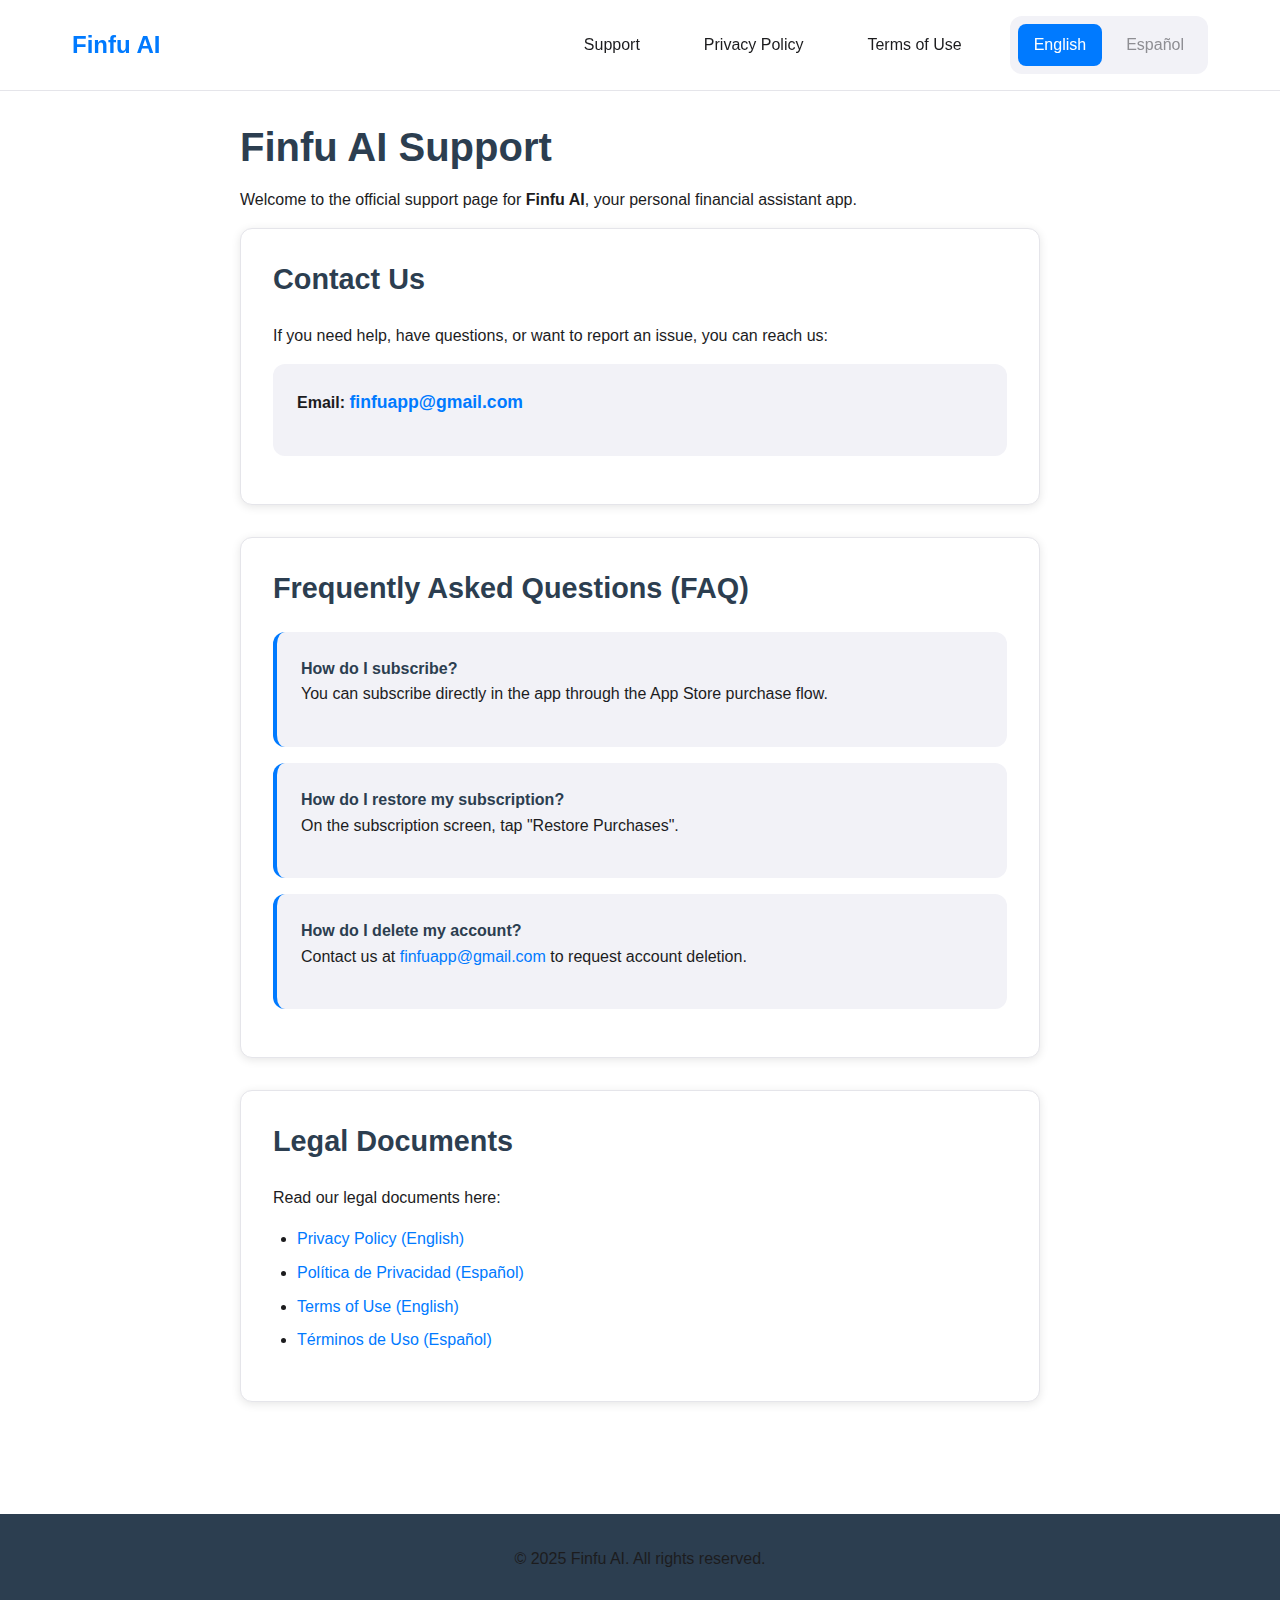
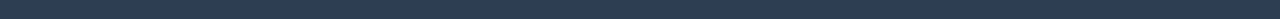
<file: index.html>
<!DOCTYPE html>
<html lang="en">
<head>
  <meta charset="UTF-8">
  <meta name="viewport" content="width=device-width, initial-scale=1.0">
  <title>Finfu AI Support</title>
  <link rel="stylesheet" href="styles.css">
</head>
<body>
  <header class="header">
    <nav class="nav-container">
      <a href="index.html" class="logo">Finfu AI</a>
      <div class="nav-links">
        <a href="index.html">Support</a>
        <a href="privacy.html">Privacy Policy</a>
        <a href="terms.html">Terms of Use</a>
        <div class="language-switcher">
          <a href="index.html" class="active">English</a>
          <a href="index-es.html">Español</a>
        </div>
      </div>
    </nav>
  </header>

  <main class="main-container">
    <div class="content">
      <h1>Finfu AI Support</h1>
      <p>Welcome to the official support page for <strong>Finfu AI</strong>, your personal financial assistant app.</p>

      <div class="section">
        <h2>Contact Us</h2>
        <p>If you need help, have questions, or want to report an issue, you can reach us:</p>
        <div class="contact-info">
          <p><strong>Email:</strong> <a href="mailto:finfuapp@gmail.com">finfuapp@gmail.com</a></p>
        </div>
      </div>

      <div class="section">
        <h2>Frequently Asked Questions (FAQ)</h2>
        <div class="faq-item">
          <p><strong>How do I subscribe?</strong><br>
          You can subscribe directly in the app through the App Store purchase flow.</p>
        </div>
        <div class="faq-item">
          <p><strong>How do I restore my subscription?</strong><br>
          On the subscription screen, tap "Restore Purchases".</p>
        </div>
        <div class="faq-item">
          <p><strong>How do I delete my account?</strong><br>
          Contact us at <a href="mailto:finfuapp@gmail.com">finfuapp@gmail.com</a> to request account deletion.</p>
        </div>
      </div>

      <div class="section">
        <h2>Legal Documents</h2>
        <p>Read our legal documents here:</p>
        <ul>
          <li><a href="privacy.html">Privacy Policy (English)</a></li>
          <li><a href="privacy-es.html">Política de Privacidad (Español)</a></li>
          <li><a href="terms.html">Terms of Use (English)</a></li>
          <li><a href="terms-es.html">Términos de Uso (Español)</a></li>
        </ul>
      </div>
    </div>
  </main>

  <footer class="footer">
    <p>&copy; 2025 Finfu AI. All rights reserved.</p>
  </footer>
</body>
</html>
</file>
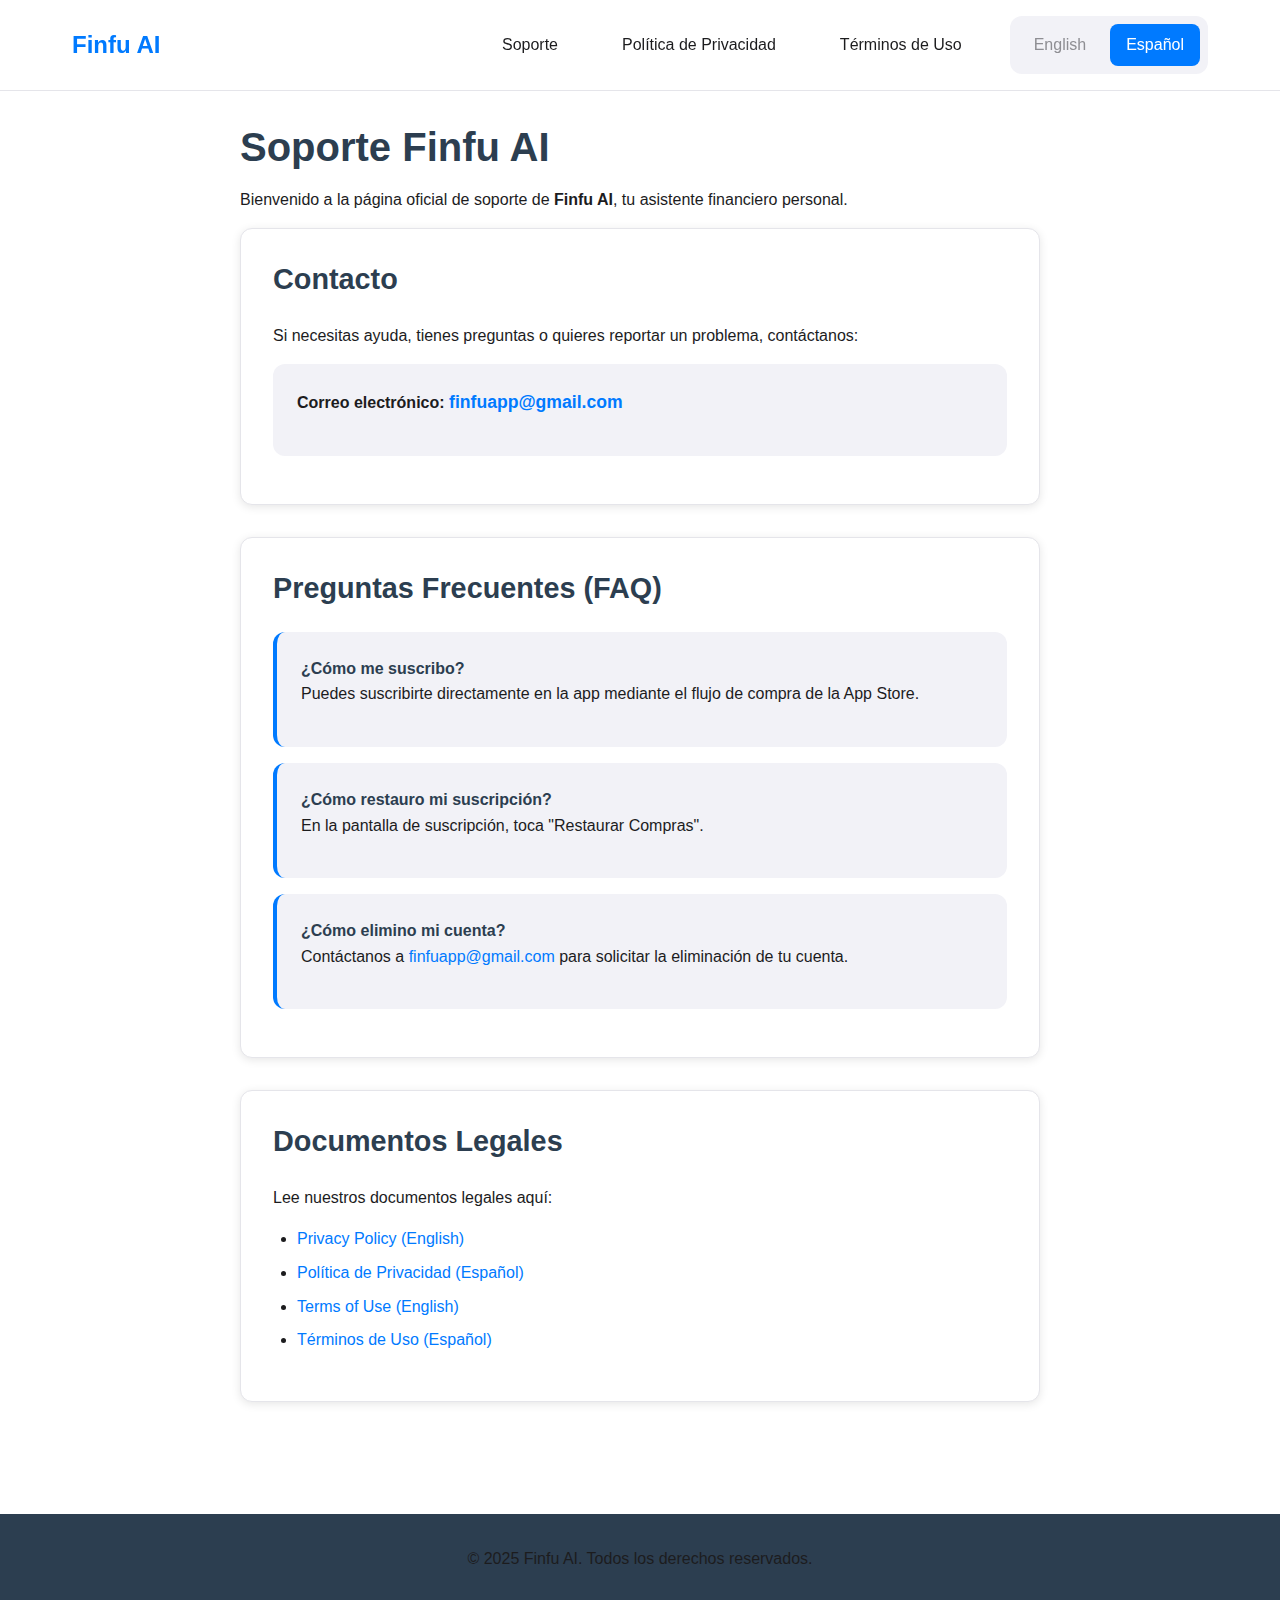
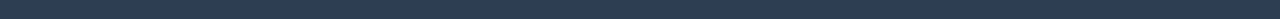
<file: index-es.html>
<!DOCTYPE html>
<html lang="es">
<head>
  <meta charset="UTF-8">
  <meta name="viewport" content="width=device-width, initial-scale=1.0">
  <title>Soporte Finfu AI</title>
  <link rel="stylesheet" href="styles.css">
</head>
<body>
  <header class="header">
    <nav class="nav-container">
      <a href="index-es.html" class="logo">Finfu AI</a>
      <div class="nav-links">
        <a href="index-es.html">Soporte</a>
        <a href="privacy-es.html">Política de Privacidad</a>
        <a href="terms-es.html">Términos de Uso</a>
        <div class="language-switcher">
          <a href="index.html">English</a>
          <a href="index-es.html" class="active">Español</a>
        </div>
      </div>
    </nav>
  </header>

  <main class="main-container">
    <div class="content">
      <h1>Soporte Finfu AI</h1>
      <p>Bienvenido a la página oficial de soporte de <strong>Finfu AI</strong>, tu asistente financiero personal.</p>

      <div class="section">
        <h2>Contacto</h2>
        <p>Si necesitas ayuda, tienes preguntas o quieres reportar un problema, contáctanos:</p>
        <div class="contact-info">
          <p><strong>Correo electrónico:</strong> <a href="mailto:finfuapp@gmail.com">finfuapp@gmail.com</a></p>
        </div>
      </div>

      <div class="section">
        <h2>Preguntas Frecuentes (FAQ)</h2>
        <div class="faq-item">
          <p><strong>¿Cómo me suscribo?</strong><br>
          Puedes suscribirte directamente en la app mediante el flujo de compra de la App Store.</p>
        </div>
        <div class="faq-item">
          <p><strong>¿Cómo restauro mi suscripción?</strong><br>
          En la pantalla de suscripción, toca "Restaurar Compras".</p>
        </div>
        <div class="faq-item">
          <p><strong>¿Cómo elimino mi cuenta?</strong><br>
          Contáctanos a <a href="mailto:finfuapp@gmail.com">finfuapp@gmail.com</a> para solicitar la eliminación de tu cuenta.</p>
        </div>
      </div>

      <div class="section">
        <h2>Documentos Legales</h2>
        <p>Lee nuestros documentos legales aquí:</p>
        <ul>
          <li><a href="privacy.html">Privacy Policy (English)</a></li>
          <li><a href="privacy-es.html">Política de Privacidad (Español)</a></li>
          <li><a href="terms.html">Terms of Use (English)</a></li>
          <li><a href="terms-es.html">Términos de Uso (Español)</a></li>
        </ul>
      </div>
    </div>
  </main>

  <footer class="footer">
    <p>&copy; 2025 Finfu AI. Todos los derechos reservados.</p>
  </footer>
</body>
</html>
</file>
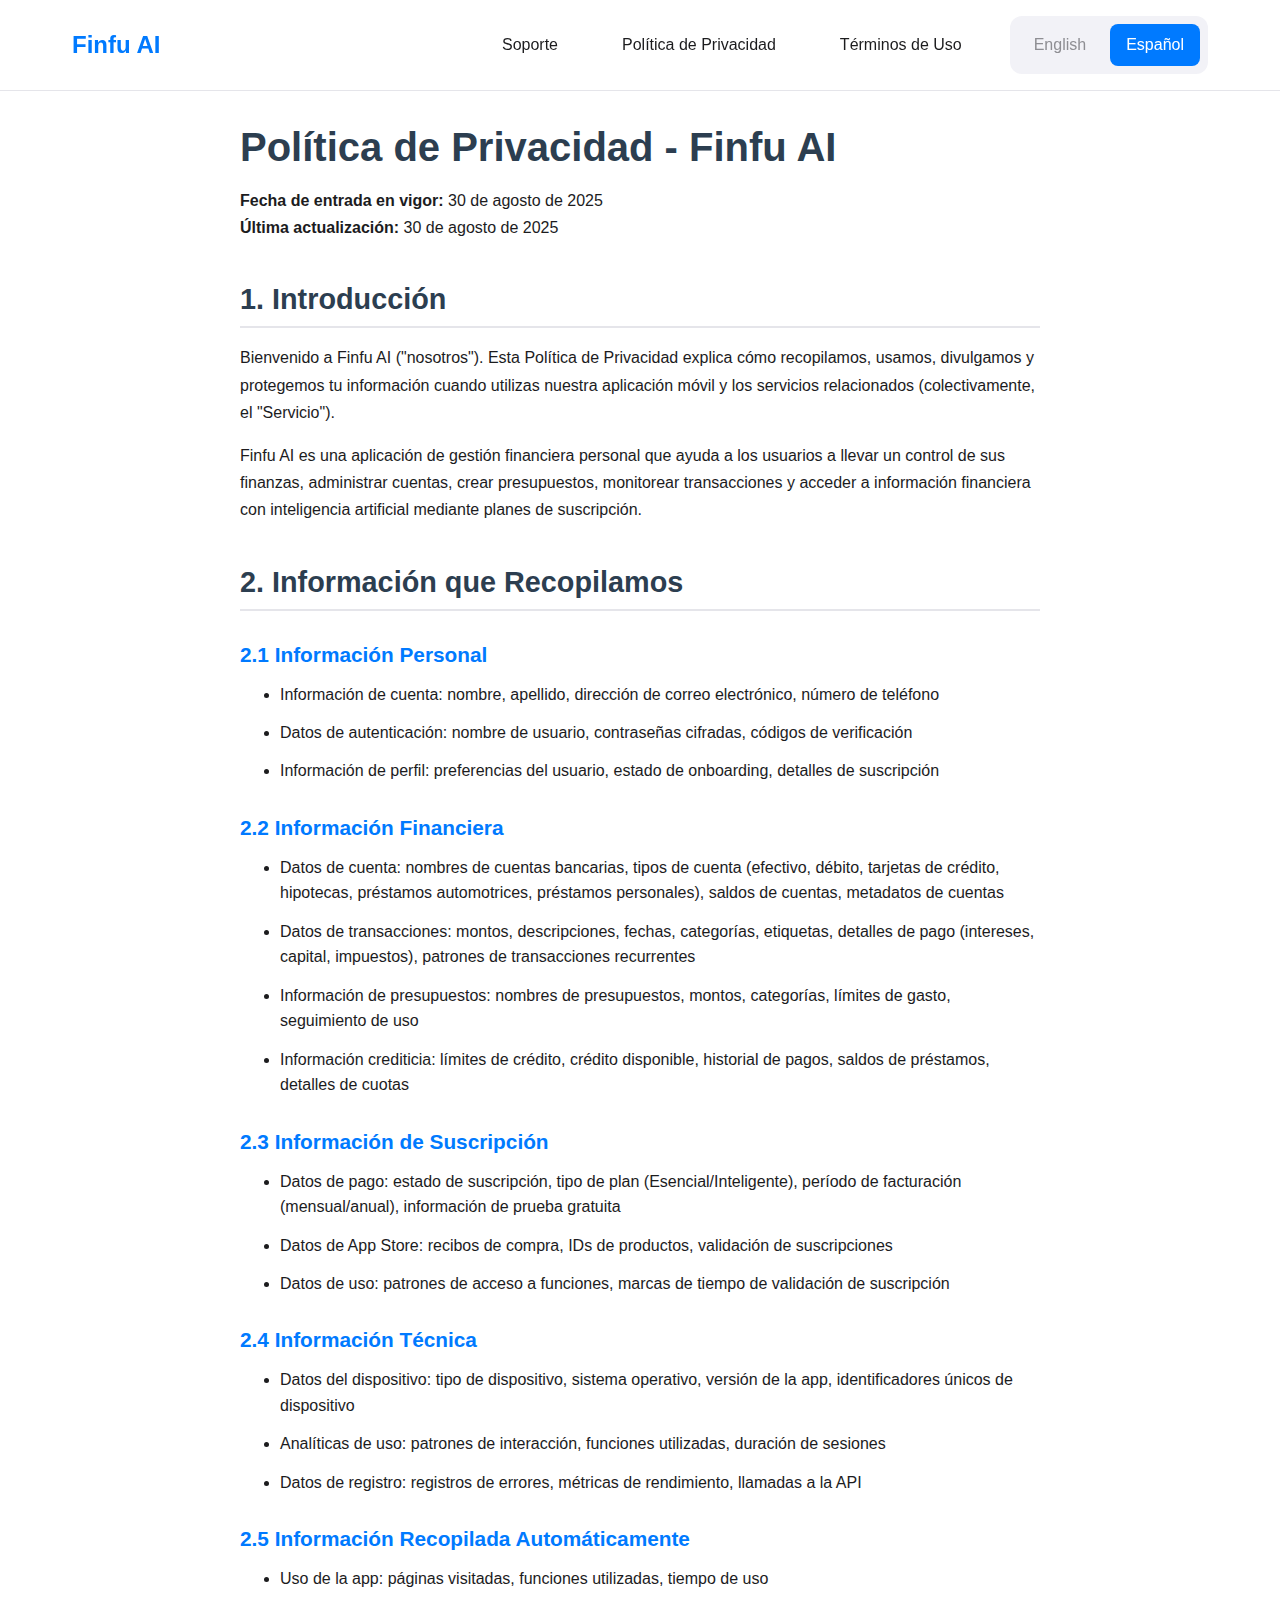
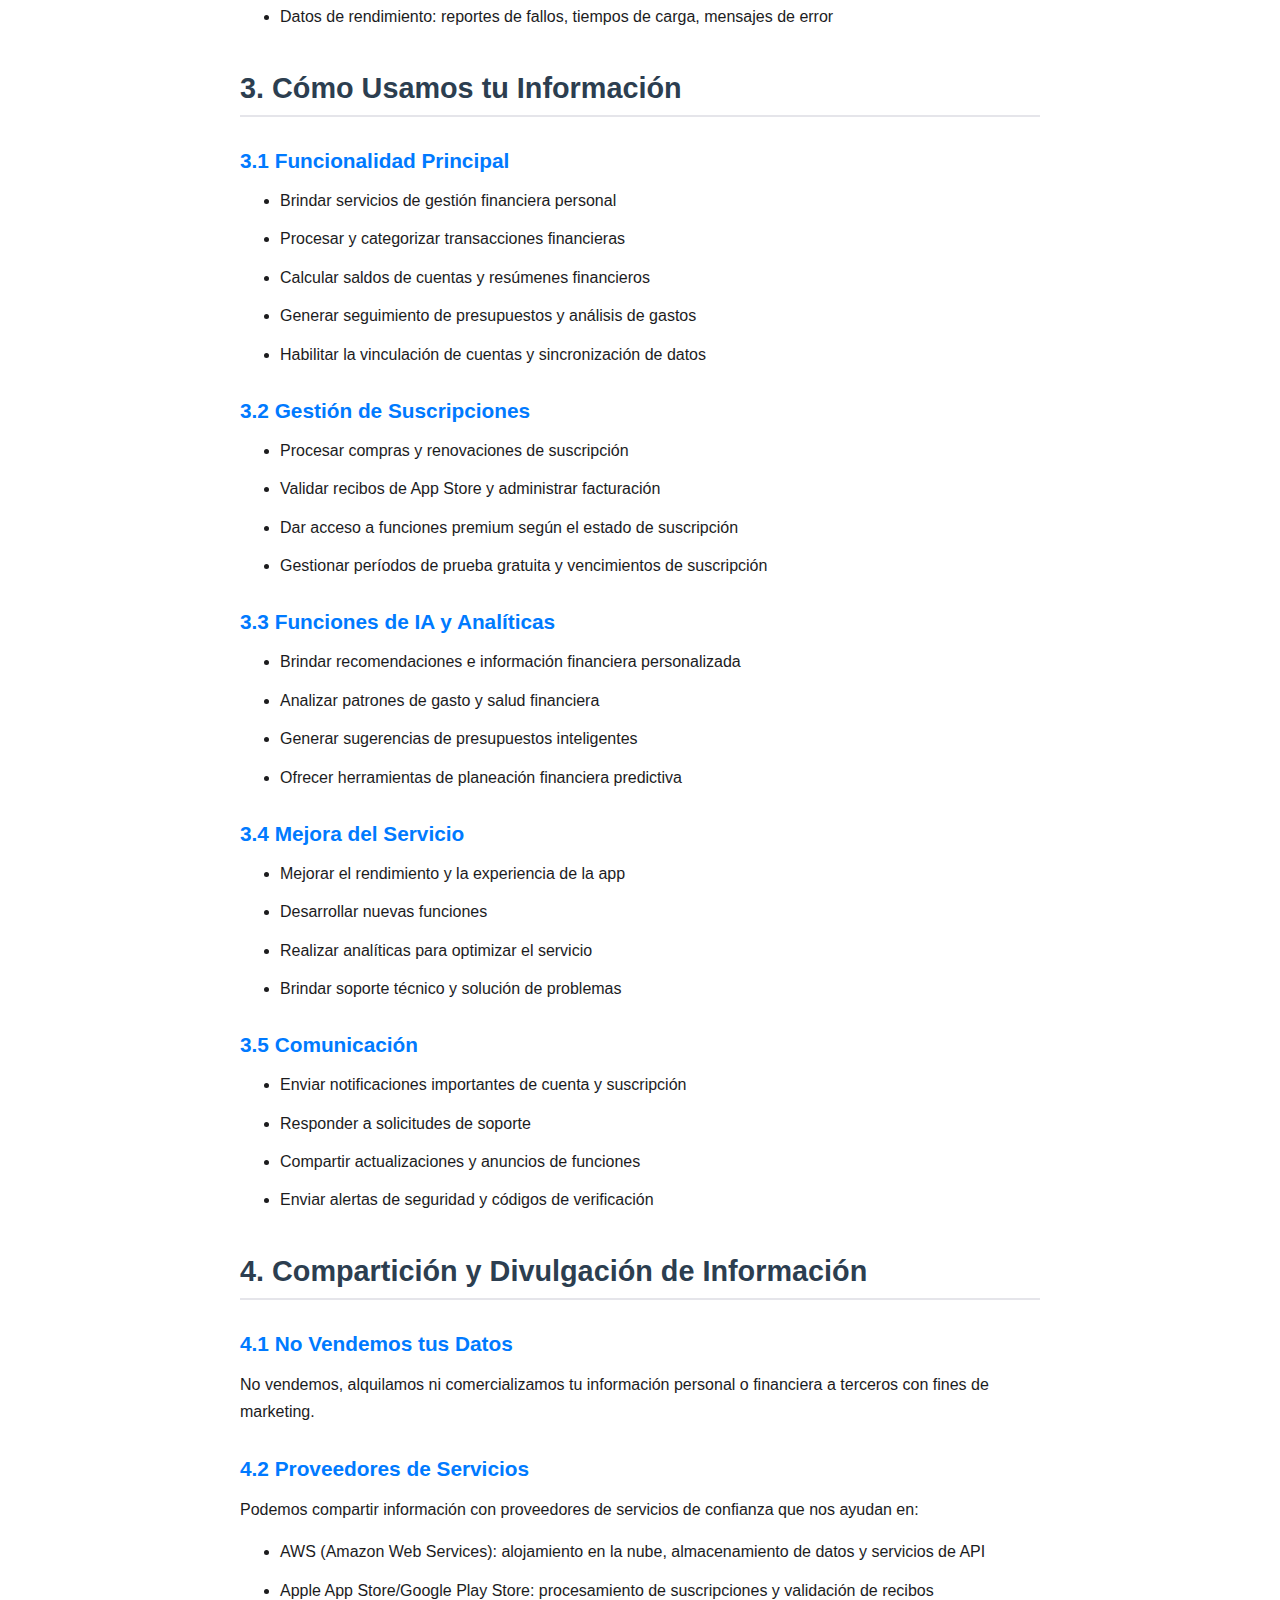
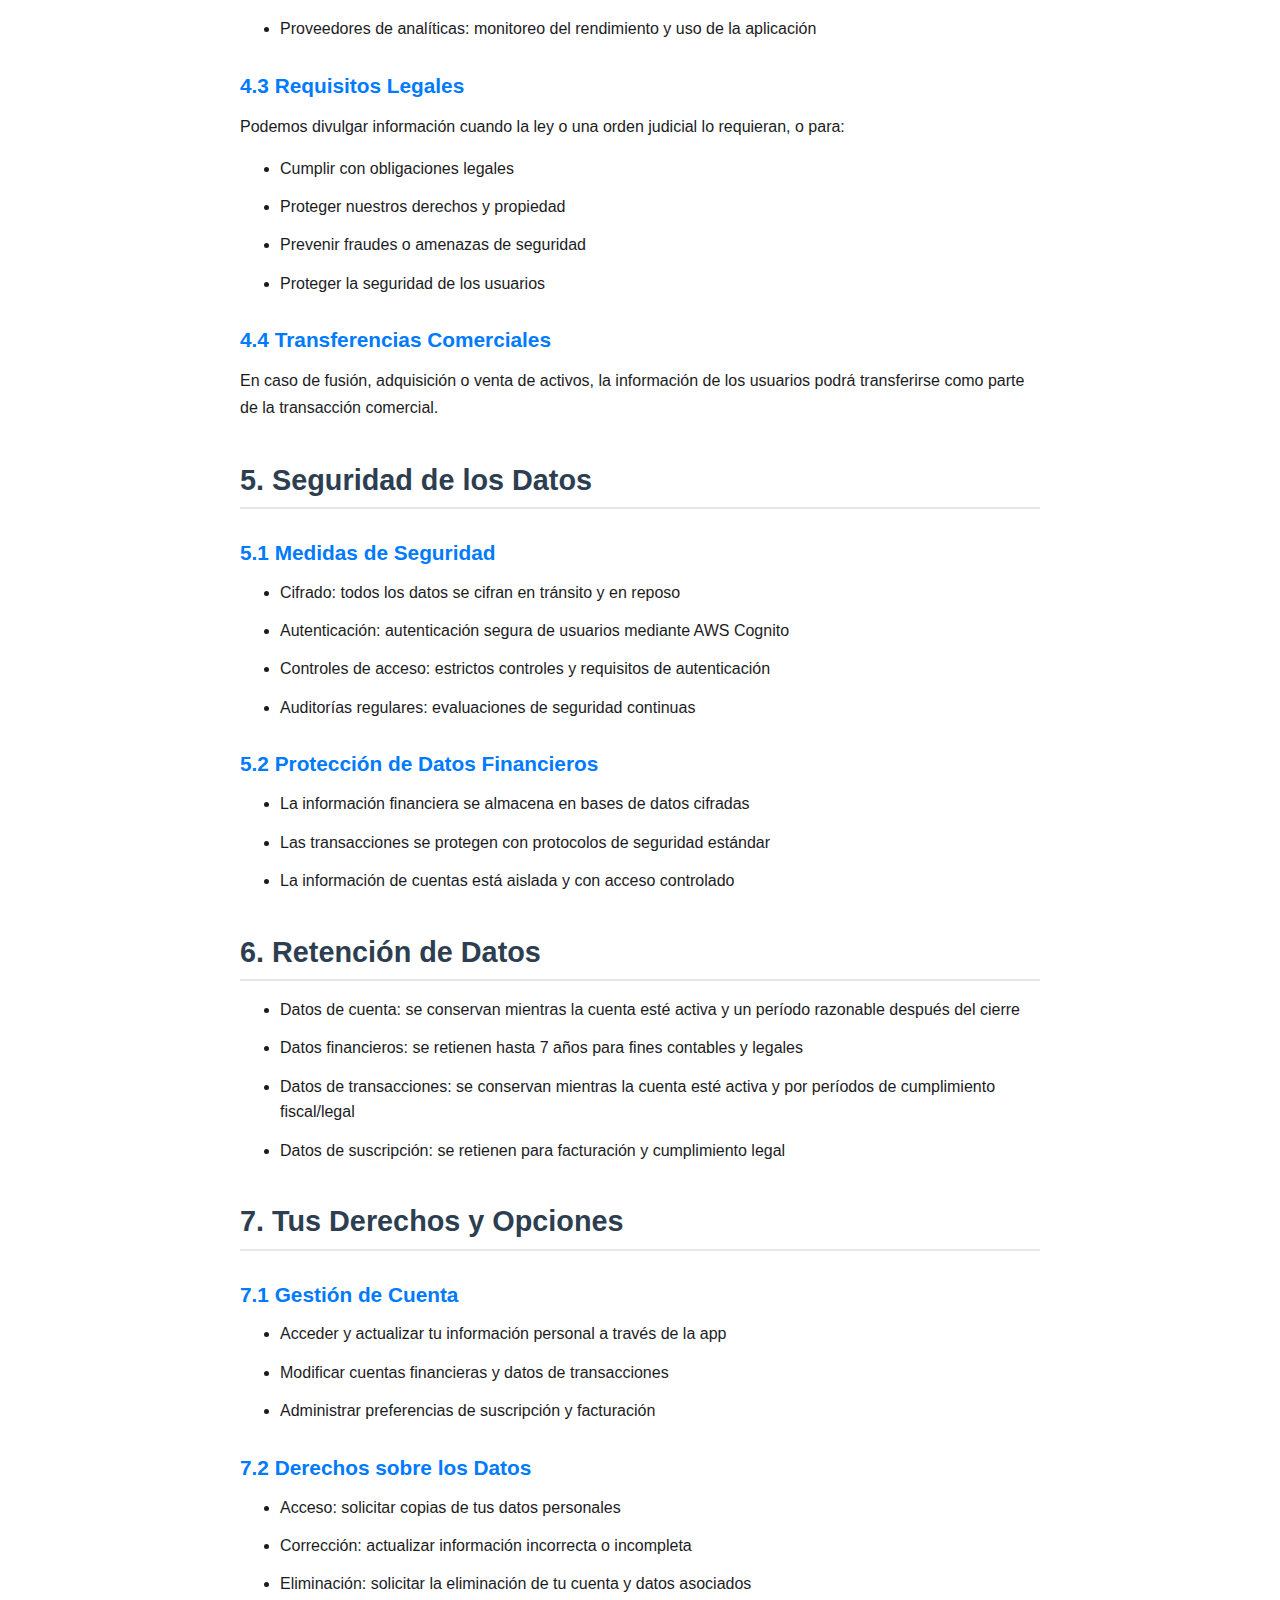
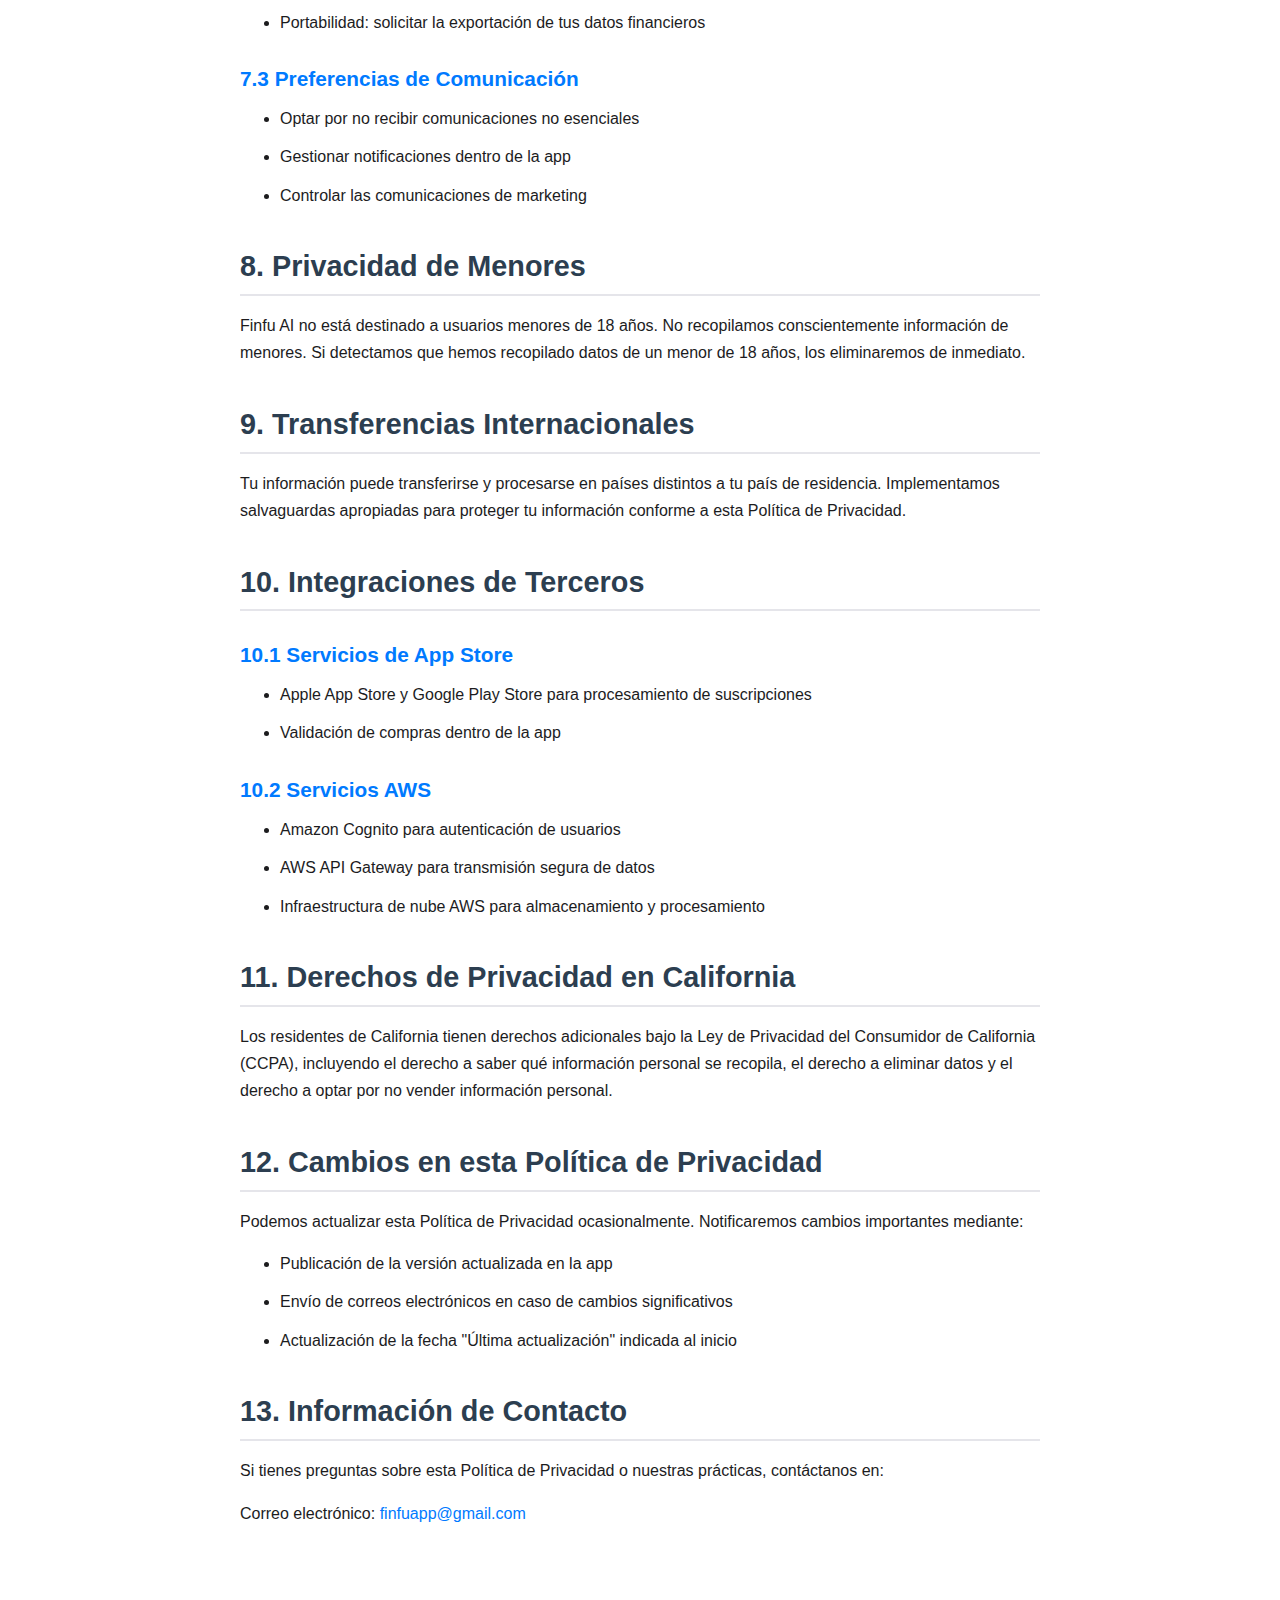
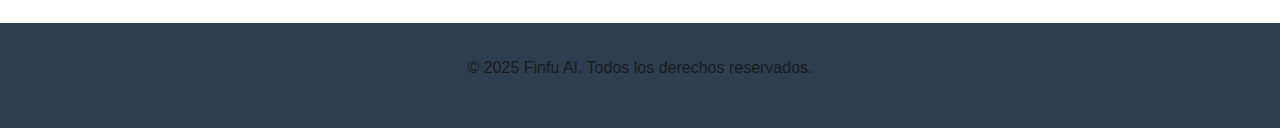
<file: privacy-es.html>
<!DOCTYPE html>
<html lang="es">
<head>
  <meta charset="UTF-8">
  <meta name="viewport" content="width=device-width, initial-scale=1.0">
  <title>Finfu AI - Política de Privacidad</title>
  <link rel="stylesheet" href="styles.css">
</head>
<body>
  <header class="header">
    <nav class="nav-container">
      <a href="index-es.html" class="logo">Finfu AI</a>
      <div class="nav-links">
        <a href="index-es.html">Soporte</a>
        <a href="privacy-es.html">Política de Privacidad</a>
        <a href="terms-es.html">Términos de Uso</a>
        <div class="language-switcher">
          <a href="privacy.html">English</a>
          <a href="privacy-es.html" class="active">Español</a>
        </div>
      </div>
    </nav>
  </header>

  <main class="main-container">
    <div class="content privacy-content">
      <h1>Política de Privacidad - Finfu AI</h1>
      <p><strong>Fecha de entrada en vigor:</strong> 30 de agosto de 2025<br>
         <strong>Última actualización:</strong> 30 de agosto de 2025</p>

  <h2>1. Introducción</h2>
  <p>Bienvenido a Finfu AI ("nosotros"). Esta Política de Privacidad explica cómo recopilamos, usamos, divulgamos y protegemos tu información cuando utilizas nuestra aplicación móvil y los servicios relacionados (colectivamente, el "Servicio").</p>
  <p>Finfu AI es una aplicación de gestión financiera personal que ayuda a los usuarios a llevar un control de sus finanzas, administrar cuentas, crear presupuestos, monitorear transacciones y acceder a información financiera con inteligencia artificial mediante planes de suscripción.</p>

  <h2>2. Información que Recopilamos</h2>
  <h3>2.1 Información Personal</h3>
  <ul>
    <li>Información de cuenta: nombre, apellido, dirección de correo electrónico, número de teléfono</li>
    <li>Datos de autenticación: nombre de usuario, contraseñas cifradas, códigos de verificación</li>
    <li>Información de perfil: preferencias del usuario, estado de onboarding, detalles de suscripción</li>
  </ul>

  <h3>2.2 Información Financiera</h3>
  <ul>
    <li>Datos de cuenta: nombres de cuentas bancarias, tipos de cuenta (efectivo, débito, tarjetas de crédito, hipotecas, préstamos automotrices, préstamos personales), saldos de cuentas, metadatos de cuentas</li>
    <li>Datos de transacciones: montos, descripciones, fechas, categorías, etiquetas, detalles de pago (intereses, capital, impuestos), patrones de transacciones recurrentes</li>
    <li>Información de presupuestos: nombres de presupuestos, montos, categorías, límites de gasto, seguimiento de uso</li>
    <li>Información crediticia: límites de crédito, crédito disponible, historial de pagos, saldos de préstamos, detalles de cuotas</li>
  </ul>

  <h3>2.3 Información de Suscripción</h3>
  <ul>
    <li>Datos de pago: estado de suscripción, tipo de plan (Esencial/Inteligente), período de facturación (mensual/anual), información de prueba gratuita</li>
    <li>Datos de App Store: recibos de compra, IDs de productos, validación de suscripciones</li>
    <li>Datos de uso: patrones de acceso a funciones, marcas de tiempo de validación de suscripción</li>
  </ul>

  <h3>2.4 Información Técnica</h3>
  <ul>
    <li>Datos del dispositivo: tipo de dispositivo, sistema operativo, versión de la app, identificadores únicos de dispositivo</li>
    <li>Analíticas de uso: patrones de interacción, funciones utilizadas, duración de sesiones</li>
    <li>Datos de registro: registros de errores, métricas de rendimiento, llamadas a la API</li>
  </ul>

  <h3>2.5 Información Recopilada Automáticamente</h3>
  <ul>
    <li>Uso de la app: páginas visitadas, funciones utilizadas, tiempo de uso</li>
    <li>Datos de rendimiento: reportes de fallos, tiempos de carga, mensajes de error</li>
  </ul>

  <h2>3. Cómo Usamos tu Información</h2>
  <h3>3.1 Funcionalidad Principal</h3>
  <ul>
    <li>Brindar servicios de gestión financiera personal</li>
    <li>Procesar y categorizar transacciones financieras</li>
    <li>Calcular saldos de cuentas y resúmenes financieros</li>
    <li>Generar seguimiento de presupuestos y análisis de gastos</li>
    <li>Habilitar la vinculación de cuentas y sincronización de datos</li>
  </ul>

  <h3>3.2 Gestión de Suscripciones</h3>
  <ul>
    <li>Procesar compras y renovaciones de suscripción</li>
    <li>Validar recibos de App Store y administrar facturación</li>
    <li>Dar acceso a funciones premium según el estado de suscripción</li>
    <li>Gestionar períodos de prueba gratuita y vencimientos de suscripción</li>
  </ul>

  <h3>3.3 Funciones de IA y Analíticas</h3>
  <ul>
    <li>Brindar recomendaciones e información financiera personalizada</li>
    <li>Analizar patrones de gasto y salud financiera</li>
    <li>Generar sugerencias de presupuestos inteligentes</li>
    <li>Ofrecer herramientas de planeación financiera predictiva</li>
  </ul>

  <h3>3.4 Mejora del Servicio</h3>
  <ul>
    <li>Mejorar el rendimiento y la experiencia de la app</li>
    <li>Desarrollar nuevas funciones</li>
    <li>Realizar analíticas para optimizar el servicio</li>
    <li>Brindar soporte técnico y solución de problemas</li>
  </ul>

  <h3>3.5 Comunicación</h3>
  <ul>
    <li>Enviar notificaciones importantes de cuenta y suscripción</li>
    <li>Responder a solicitudes de soporte</li>
    <li>Compartir actualizaciones y anuncios de funciones</li>
    <li>Enviar alertas de seguridad y códigos de verificación</li>
  </ul>

  <h2>4. Compartición y Divulgación de Información</h2>
  <h3>4.1 No Vendemos tus Datos</h3>
  <p>No vendemos, alquilamos ni comercializamos tu información personal o financiera a terceros con fines de marketing.</p>

  <h3>4.2 Proveedores de Servicios</h3>
  <p>Podemos compartir información con proveedores de servicios de confianza que nos ayudan en:</p>
  <ul>
    <li>AWS (Amazon Web Services): alojamiento en la nube, almacenamiento de datos y servicios de API</li>
    <li>Apple App Store/Google Play Store: procesamiento de suscripciones y validación de recibos</li>
    <li>Proveedores de analíticas: monitoreo del rendimiento y uso de la aplicación</li>
  </ul>

  <h3>4.3 Requisitos Legales</h3>
  <p>Podemos divulgar información cuando la ley o una orden judicial lo requieran, o para:</p>
  <ul>
    <li>Cumplir con obligaciones legales</li>
    <li>Proteger nuestros derechos y propiedad</li>
    <li>Prevenir fraudes o amenazas de seguridad</li>
    <li>Proteger la seguridad de los usuarios</li>
  </ul>

  <h3>4.4 Transferencias Comerciales</h3>
  <p>En caso de fusión, adquisición o venta de activos, la información de los usuarios podrá transferirse como parte de la transacción comercial.</p>

  <h2>5. Seguridad de los Datos</h2>
  <h3>5.1 Medidas de Seguridad</h3>
  <ul>
    <li>Cifrado: todos los datos se cifran en tránsito y en reposo</li>
    <li>Autenticación: autenticación segura de usuarios mediante AWS Cognito</li>
    <li>Controles de acceso: estrictos controles y requisitos de autenticación</li>
    <li>Auditorías regulares: evaluaciones de seguridad continuas</li>
  </ul>

  <h3>5.2 Protección de Datos Financieros</h3>
  <ul>
    <li>La información financiera se almacena en bases de datos cifradas</li>
    <li>Las transacciones se protegen con protocolos de seguridad estándar</li>
    <li>La información de cuentas está aislada y con acceso controlado</li>
  </ul>

  <h2>6. Retención de Datos</h2>
  <ul>
    <li>Datos de cuenta: se conservan mientras la cuenta esté activa y un período razonable después del cierre</li>
    <li>Datos financieros: se retienen hasta 7 años para fines contables y legales</li>
    <li>Datos de transacciones: se conservan mientras la cuenta esté activa y por períodos de cumplimiento fiscal/legal</li>
    <li>Datos de suscripción: se retienen para facturación y cumplimiento legal</li>
  </ul>

  <h2>7. Tus Derechos y Opciones</h2>
  <h3>7.1 Gestión de Cuenta</h3>
  <ul>
    <li>Acceder y actualizar tu información personal a través de la app</li>
    <li>Modificar cuentas financieras y datos de transacciones</li>
    <li>Administrar preferencias de suscripción y facturación</li>
  </ul>

  <h3>7.2 Derechos sobre los Datos</h3>
  <ul>
    <li>Acceso: solicitar copias de tus datos personales</li>
    <li>Corrección: actualizar información incorrecta o incompleta</li>
    <li>Eliminación: solicitar la eliminación de tu cuenta y datos asociados</li>
    <li>Portabilidad: solicitar la exportación de tus datos financieros</li>
  </ul>

  <h3>7.3 Preferencias de Comunicación</h3>
  <ul>
    <li>Optar por no recibir comunicaciones no esenciales</li>
    <li>Gestionar notificaciones dentro de la app</li>
    <li>Controlar las comunicaciones de marketing</li>
  </ul>

  <h2>8. Privacidad de Menores</h2>
  <p>Finfu AI no está destinado a usuarios menores de 18 años. No recopilamos conscientemente información de menores. Si detectamos que hemos recopilado datos de un menor de 18 años, los eliminaremos de inmediato.</p>

  <h2>9. Transferencias Internacionales</h2>
  <p>Tu información puede transferirse y procesarse en países distintos a tu país de residencia. Implementamos salvaguardas apropiadas para proteger tu información conforme a esta Política de Privacidad.</p>

  <h2>10. Integraciones de Terceros</h2>
  <h3>10.1 Servicios de App Store</h3>
  <ul>
    <li>Apple App Store y Google Play Store para procesamiento de suscripciones</li>
    <li>Validación de compras dentro de la app</li>
  </ul>
  <h3>10.2 Servicios AWS</h3>
  <ul>
    <li>Amazon Cognito para autenticación de usuarios</li>
    <li>AWS API Gateway para transmisión segura de datos</li>
    <li>Infraestructura de nube AWS para almacenamiento y procesamiento</li>
  </ul>

  <h2>11. Derechos de Privacidad en California</h2>
  <p>Los residentes de California tienen derechos adicionales bajo la Ley de Privacidad del Consumidor de California (CCPA), incluyendo el derecho a saber qué información personal se recopila, el derecho a eliminar datos y el derecho a optar por no vender información personal.</p>

  <h2>12. Cambios en esta Política de Privacidad</h2>
  <p>Podemos actualizar esta Política de Privacidad ocasionalmente. Notificaremos cambios importantes mediante:</p>
  <ul>
    <li>Publicación de la versión actualizada en la app</li>
    <li>Envío de correos electrónicos en caso de cambios significativos</li>
    <li>Actualización de la fecha "Última actualización" indicada al inicio</li>
  </ul>

  <h2>13. Información de Contacto</h2>
  <p>Si tienes preguntas sobre esta Política de Privacidad o nuestras prácticas, contáctanos en:</p>
  <p>Correo electrónico: <a href="mailto:finfuapp@gmail.com">finfuapp@gmail.com</a></p>

    </div>
  </main>

  <footer class="footer">
    <p>&copy; 2025 Finfu AI. Todos los derechos reservados.</p>
  </footer>
</body>
</html>
</file>
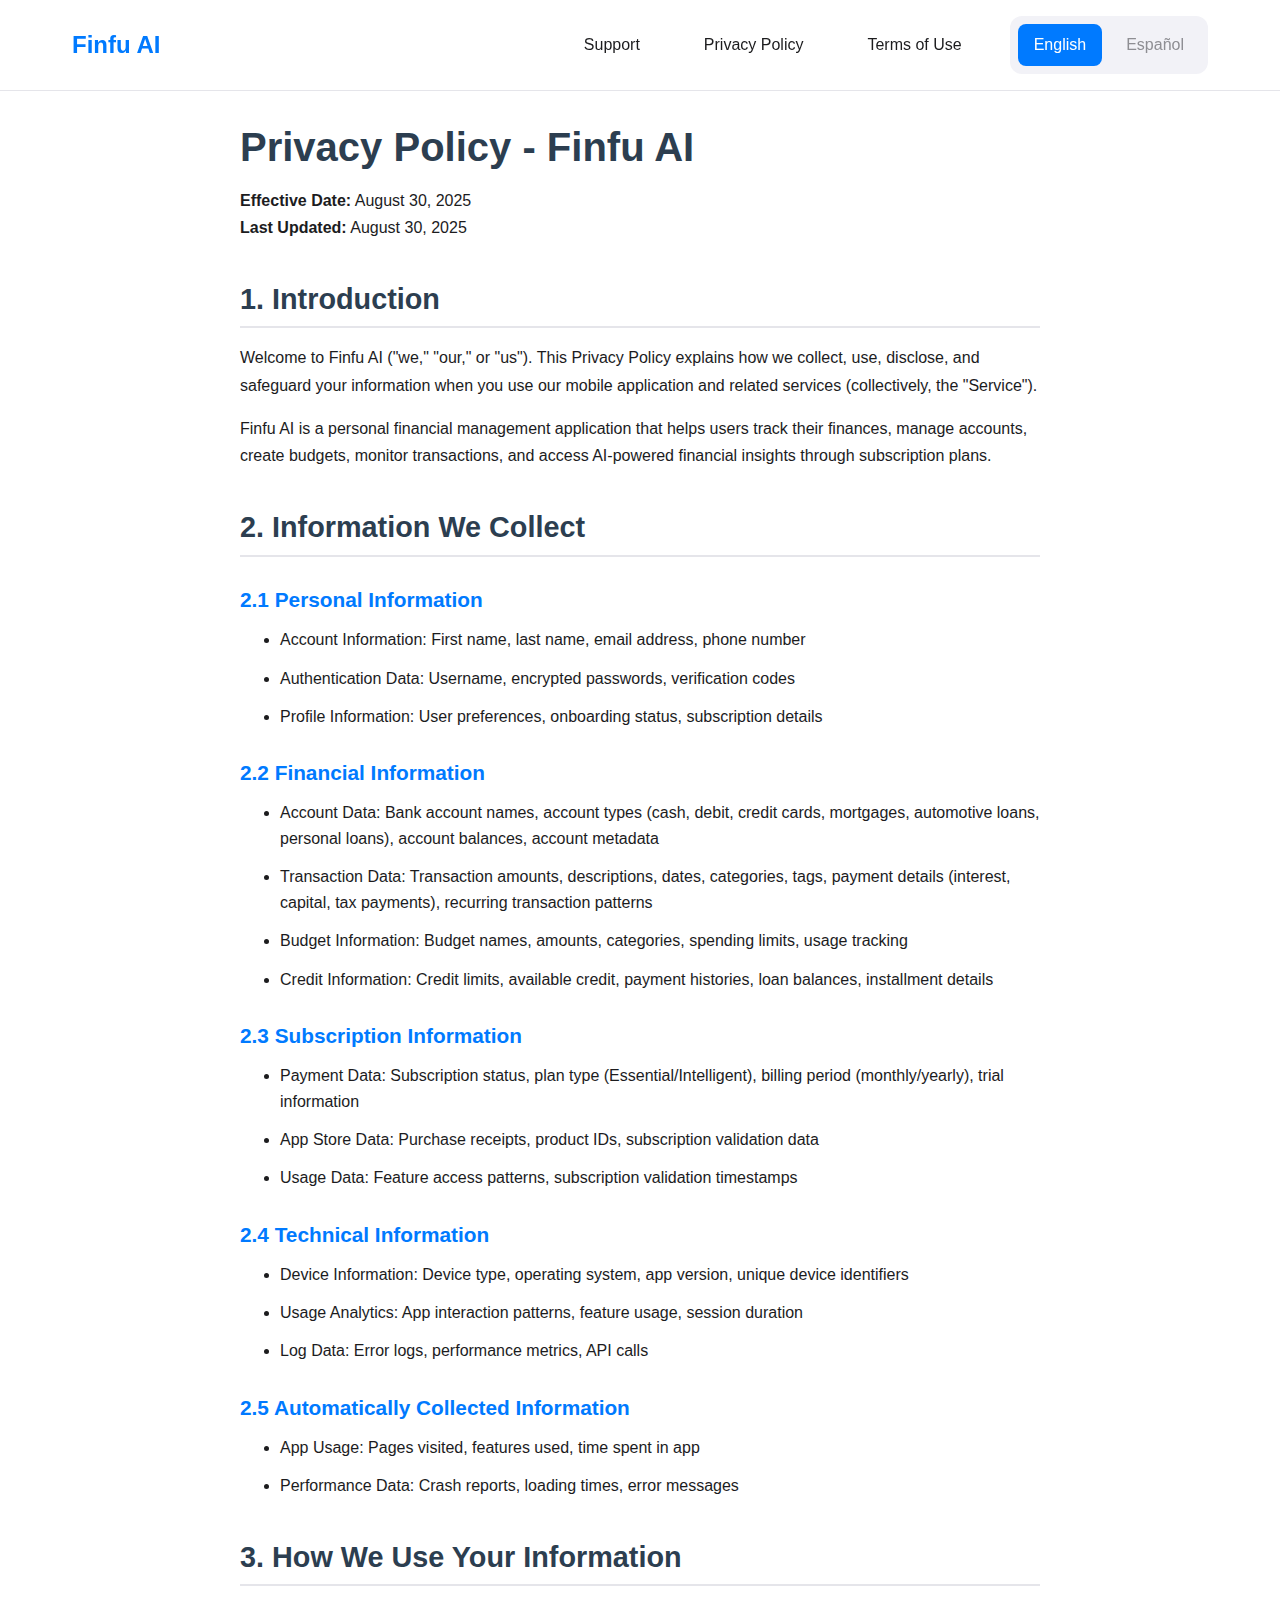
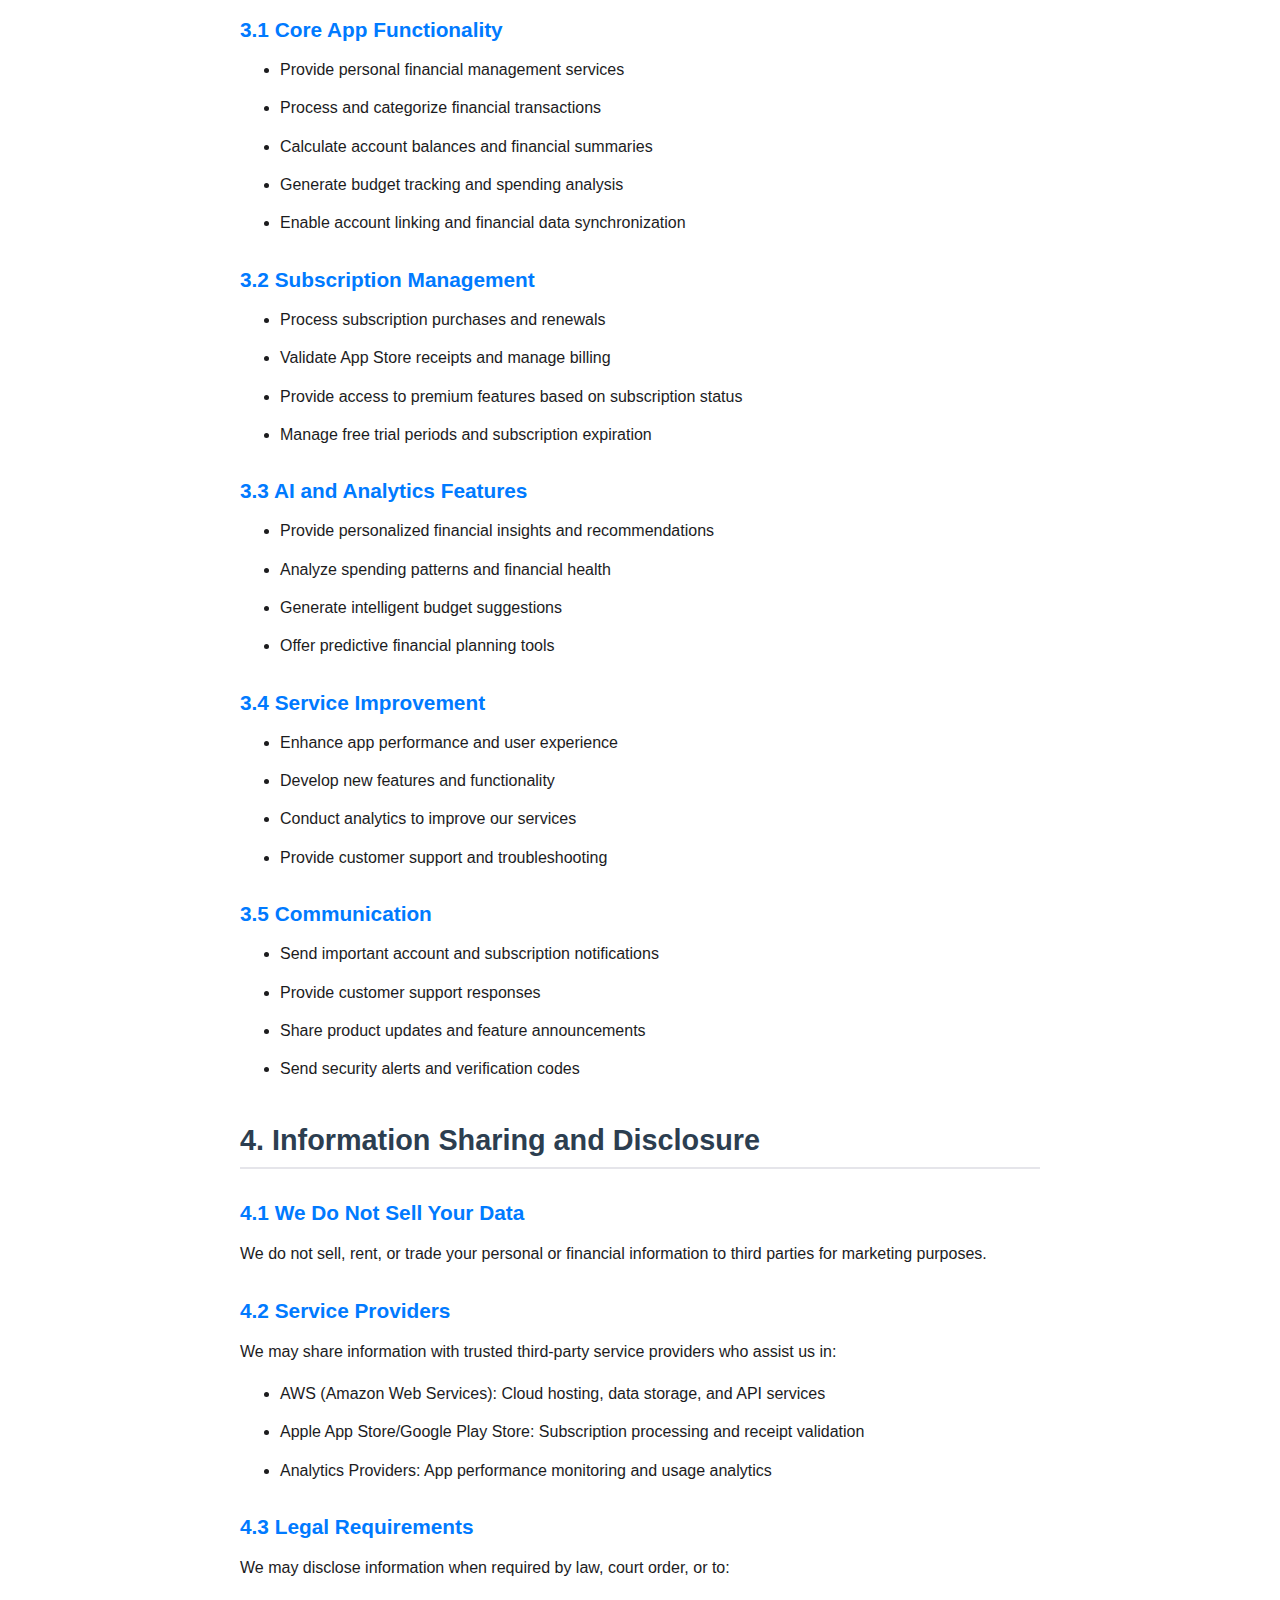
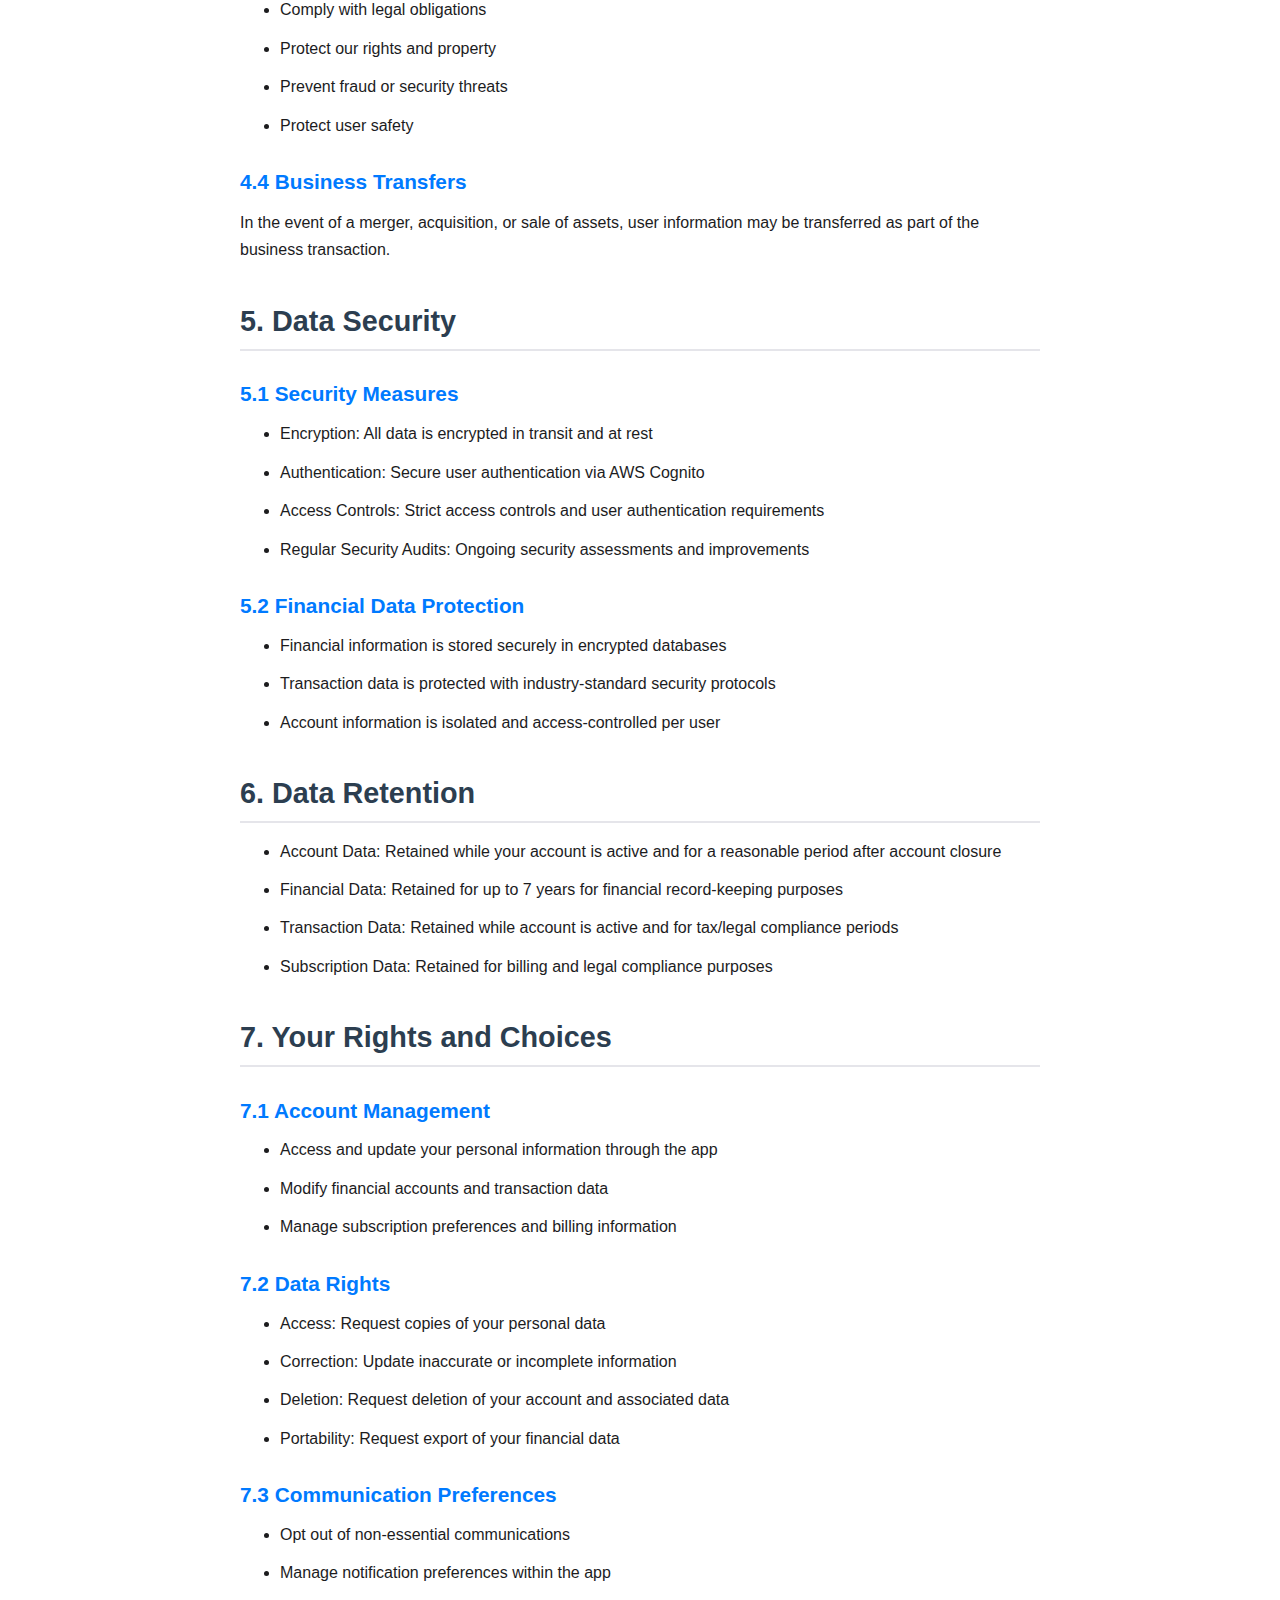
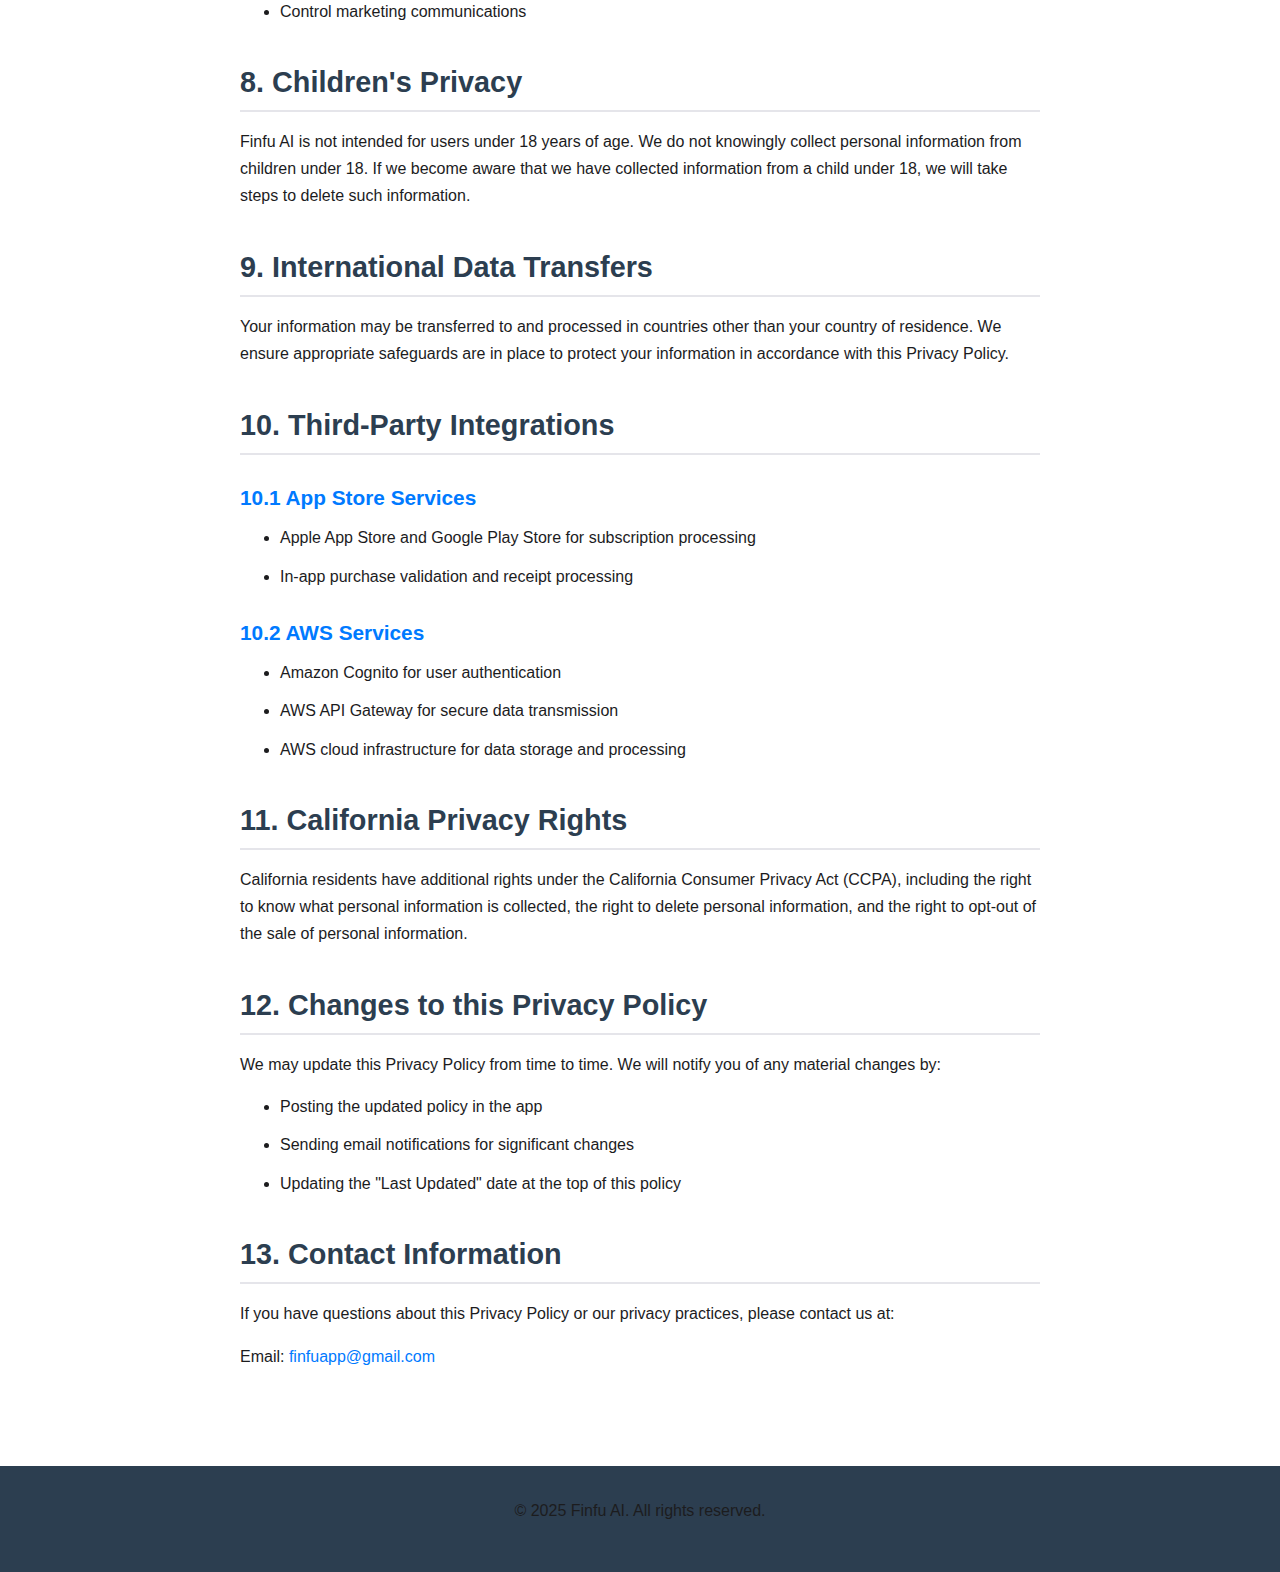
<file: privacy.html>
<!DOCTYPE html>
<html lang="en">
<head>
  <meta charset="UTF-8">
  <meta name="viewport" content="width=device-width, initial-scale=1.0">
  <title>Finfu AI - Privacy Policy</title>
  <link rel="stylesheet" href="styles.css">
</head>
<body>
  <header class="header">
    <nav class="nav-container">
      <a href="index.html" class="logo">Finfu AI</a>
      <div class="nav-links">
        <a href="index.html">Support</a>
        <a href="privacy.html">Privacy Policy</a>
        <a href="terms.html">Terms of Use</a>
        <div class="language-switcher">
          <a href="privacy.html" class="active">English</a>
          <a href="privacy-es.html">Español</a>
        </div>
      </div>
    </nav>
  </header>

  <main class="main-container">
    <div class="content privacy-content">
      <h1>Privacy Policy - Finfu AI</h1>
      <p><strong>Effective Date:</strong> August 30, 2025<br>
         <strong>Last Updated:</strong> August 30, 2025</p>

  <h2>1. Introduction</h2>
  <p>Welcome to Finfu AI ("we," "our," or "us"). This Privacy Policy explains how we collect, use, disclose, and safeguard your information when you use our mobile application and related services (collectively, the "Service").</p>
  <p>Finfu AI is a personal financial management application that helps users track their finances, manage accounts, create budgets, monitor transactions, and access AI-powered financial insights through subscription plans.</p>

  <h2>2. Information We Collect</h2>
  <h3>2.1 Personal Information</h3>
  <ul>
    <li>Account Information: First name, last name, email address, phone number</li>
    <li>Authentication Data: Username, encrypted passwords, verification codes</li>
    <li>Profile Information: User preferences, onboarding status, subscription details</li>
  </ul>

  <h3>2.2 Financial Information</h3>
  <ul>
    <li>Account Data: Bank account names, account types (cash, debit, credit cards, mortgages, automotive loans, personal loans), account balances, account metadata</li>
    <li>Transaction Data: Transaction amounts, descriptions, dates, categories, tags, payment details (interest, capital, tax payments), recurring transaction patterns</li>
    <li>Budget Information: Budget names, amounts, categories, spending limits, usage tracking</li>
    <li>Credit Information: Credit limits, available credit, payment histories, loan balances, installment details</li>
  </ul>

  <h3>2.3 Subscription Information</h3>
  <ul>
    <li>Payment Data: Subscription status, plan type (Essential/Intelligent), billing period (monthly/yearly), trial information</li>
    <li>App Store Data: Purchase receipts, product IDs, subscription validation data</li>
    <li>Usage Data: Feature access patterns, subscription validation timestamps</li>
  </ul>

  <h3>2.4 Technical Information</h3>
  <ul>
    <li>Device Information: Device type, operating system, app version, unique device identifiers</li>
    <li>Usage Analytics: App interaction patterns, feature usage, session duration</li>
    <li>Log Data: Error logs, performance metrics, API calls</li>
  </ul>

  <h3>2.5 Automatically Collected Information</h3>
  <ul>
    <li>App Usage: Pages visited, features used, time spent in app</li>
    <li>Performance Data: Crash reports, loading times, error messages</li>
  </ul>

  <h2>3. How We Use Your Information</h2>
  <h3>3.1 Core App Functionality</h3>
  <ul>
    <li>Provide personal financial management services</li>
    <li>Process and categorize financial transactions</li>
    <li>Calculate account balances and financial summaries</li>
    <li>Generate budget tracking and spending analysis</li>
    <li>Enable account linking and financial data synchronization</li>
  </ul>

  <h3>3.2 Subscription Management</h3>
  <ul>
    <li>Process subscription purchases and renewals</li>
    <li>Validate App Store receipts and manage billing</li>
    <li>Provide access to premium features based on subscription status</li>
    <li>Manage free trial periods and subscription expiration</li>
  </ul>

  <h3>3.3 AI and Analytics Features</h3>
  <ul>
    <li>Provide personalized financial insights and recommendations</li>
    <li>Analyze spending patterns and financial health</li>
    <li>Generate intelligent budget suggestions</li>
    <li>Offer predictive financial planning tools</li>
  </ul>

  <h3>3.4 Service Improvement</h3>
  <ul>
    <li>Enhance app performance and user experience</li>
    <li>Develop new features and functionality</li>
    <li>Conduct analytics to improve our services</li>
    <li>Provide customer support and troubleshooting</li>
  </ul>

  <h3>3.5 Communication</h3>
  <ul>
    <li>Send important account and subscription notifications</li>
    <li>Provide customer support responses</li>
    <li>Share product updates and feature announcements</li>
    <li>Send security alerts and verification codes</li>
  </ul>

  <h2>4. Information Sharing and Disclosure</h2>
  <h3>4.1 We Do Not Sell Your Data</h3>
  <p>We do not sell, rent, or trade your personal or financial information to third parties for marketing purposes.</p>

  <h3>4.2 Service Providers</h3>
  <p>We may share information with trusted third-party service providers who assist us in:</p>
  <ul>
    <li>AWS (Amazon Web Services): Cloud hosting, data storage, and API services</li>
    <li>Apple App Store/Google Play Store: Subscription processing and receipt validation</li>
    <li>Analytics Providers: App performance monitoring and usage analytics</li>
  </ul>

  <h3>4.3 Legal Requirements</h3>
  <p>We may disclose information when required by law, court order, or to:</p>
  <ul>
    <li>Comply with legal obligations</li>
    <li>Protect our rights and property</li>
    <li>Prevent fraud or security threats</li>
    <li>Protect user safety</li>
  </ul>

  <h3>4.4 Business Transfers</h3>
  <p>In the event of a merger, acquisition, or sale of assets, user information may be transferred as part of the business transaction.</p>

  <h2>5. Data Security</h2>
  <h3>5.1 Security Measures</h3>
  <ul>
    <li>Encryption: All data is encrypted in transit and at rest</li>
    <li>Authentication: Secure user authentication via AWS Cognito</li>
    <li>Access Controls: Strict access controls and user authentication requirements</li>
    <li>Regular Security Audits: Ongoing security assessments and improvements</li>
  </ul>

  <h3>5.2 Financial Data Protection</h3>
  <ul>
    <li>Financial information is stored securely in encrypted databases</li>
    <li>Transaction data is protected with industry-standard security protocols</li>
    <li>Account information is isolated and access-controlled per user</li>
  </ul>

  <h2>6. Data Retention</h2>
  <ul>
    <li>Account Data: Retained while your account is active and for a reasonable period after account closure</li>
    <li>Financial Data: Retained for up to 7 years for financial record-keeping purposes</li>
    <li>Transaction Data: Retained while account is active and for tax/legal compliance periods</li>
    <li>Subscription Data: Retained for billing and legal compliance purposes</li>
  </ul>

  <h2>7. Your Rights and Choices</h2>
  <h3>7.1 Account Management</h3>
  <ul>
    <li>Access and update your personal information through the app</li>
    <li>Modify financial accounts and transaction data</li>
    <li>Manage subscription preferences and billing information</li>
  </ul>

  <h3>7.2 Data Rights</h3>
  <ul>
    <li>Access: Request copies of your personal data</li>
    <li>Correction: Update inaccurate or incomplete information</li>
    <li>Deletion: Request deletion of your account and associated data</li>
    <li>Portability: Request export of your financial data</li>
  </ul>

  <h3>7.3 Communication Preferences</h3>
  <ul>
    <li>Opt out of non-essential communications</li>
    <li>Manage notification preferences within the app</li>
    <li>Control marketing communications</li>
  </ul>

  <h2>8. Children's Privacy</h2>
  <p>Finfu AI is not intended for users under 18 years of age. We do not knowingly collect personal information from children under 18. If we become aware that we have collected information from a child under 18, we will take steps to delete such information.</p>

  <h2>9. International Data Transfers</h2>
  <p>Your information may be transferred to and processed in countries other than your country of residence. We ensure appropriate safeguards are in place to protect your information in accordance with this Privacy Policy.</p>

  <h2>10. Third-Party Integrations</h2>
  <h3>10.1 App Store Services</h3>
  <ul>
    <li>Apple App Store and Google Play Store for subscription processing</li>
    <li>In-app purchase validation and receipt processing</li>
  </ul>
  <h3>10.2 AWS Services</h3>
  <ul>
    <li>Amazon Cognito for user authentication</li>
    <li>AWS API Gateway for secure data transmission</li>
    <li>AWS cloud infrastructure for data storage and processing</li>
  </ul>

  <h2>11. California Privacy Rights</h2>
  <p>California residents have additional rights under the California Consumer Privacy Act (CCPA), including the right to know what personal information is collected, the right to delete personal information, and the right to opt-out of the sale of personal information.</p>

  <h2>12. Changes to this Privacy Policy</h2>
  <p>We may update this Privacy Policy from time to time. We will notify you of any material changes by:</p>
  <ul>
    <li>Posting the updated policy in the app</li>
    <li>Sending email notifications for significant changes</li>
    <li>Updating the "Last Updated" date at the top of this policy</li>
  </ul>

  <h2>13. Contact Information</h2>
  <p>If you have questions about this Privacy Policy or our privacy practices, please contact us at:</p>
  <p>Email: <a href="mailto:finfuapp@gmail.com">finfuapp@gmail.com</a></p>

    </div>
  </main>

  <footer class="footer">
    <p>&copy; 2025 Finfu AI. All rights reserved.</p>
  </footer>
</body>
</html>
</file>
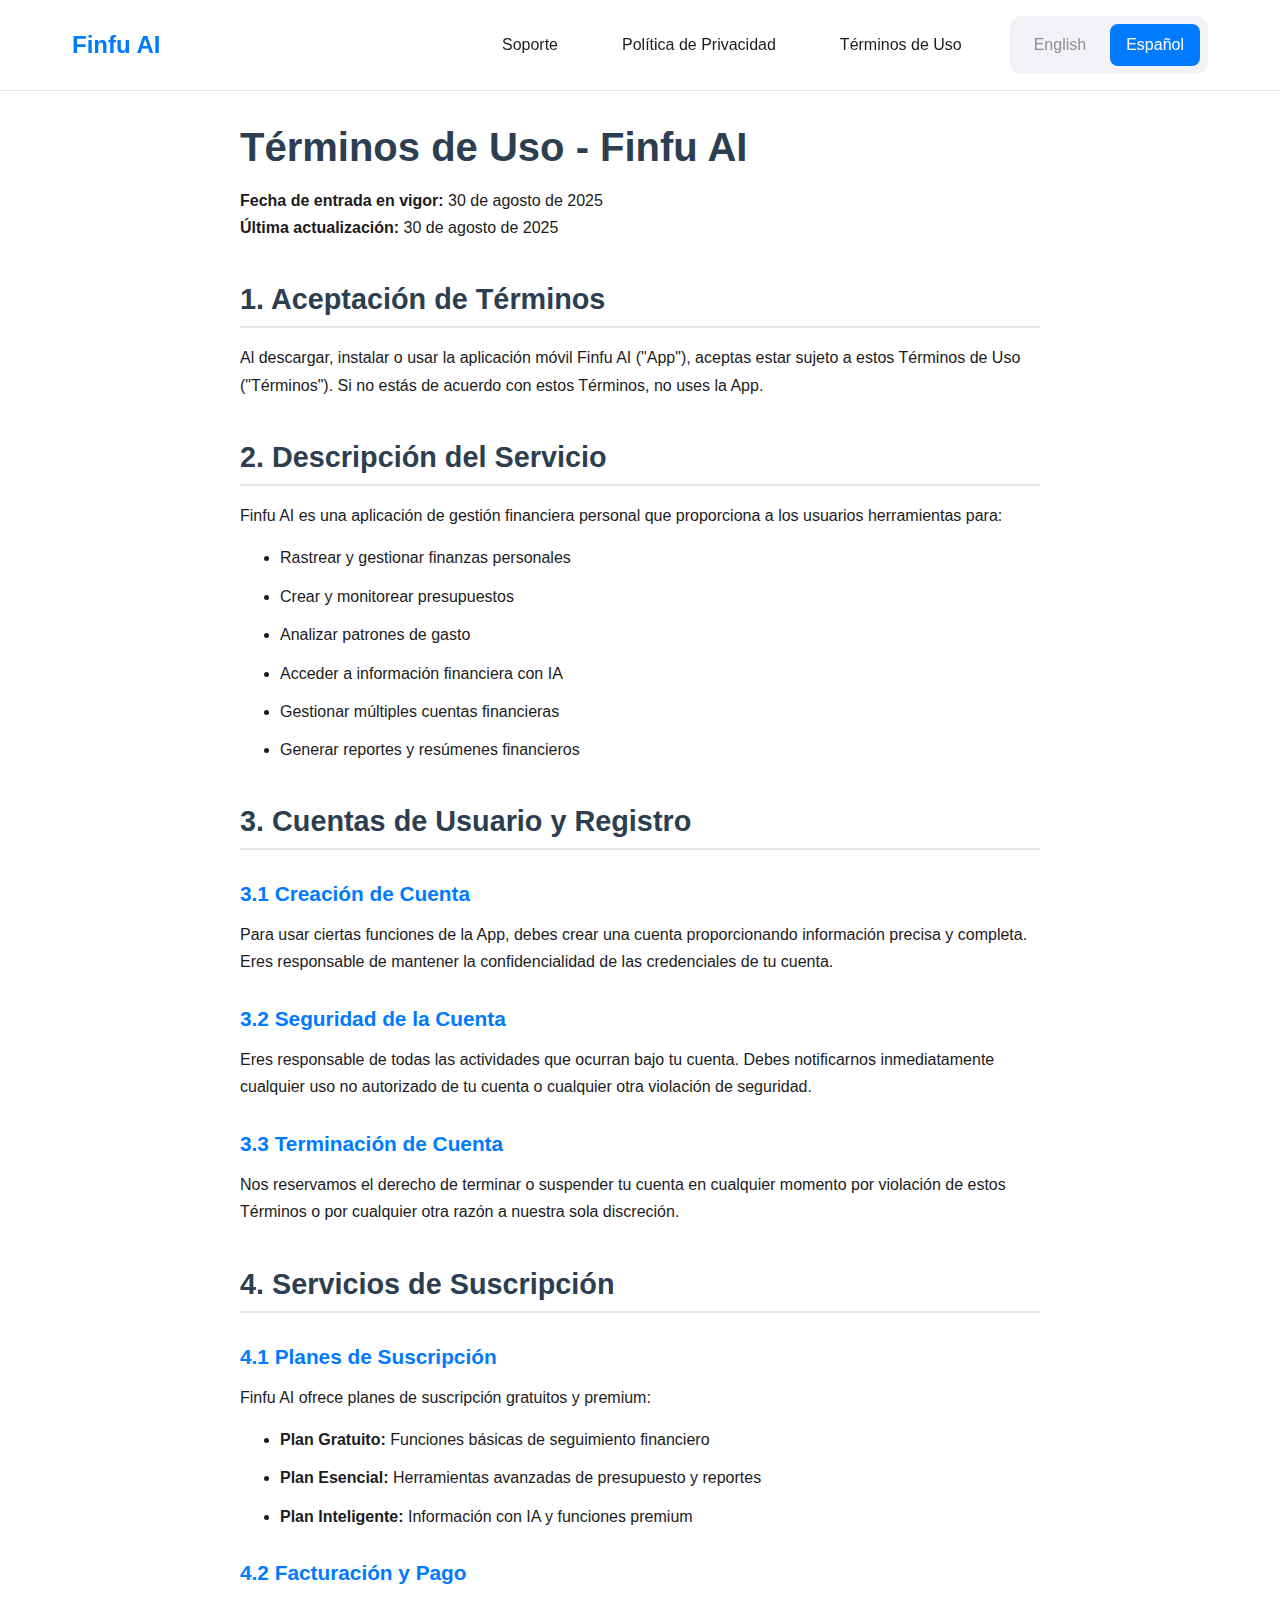
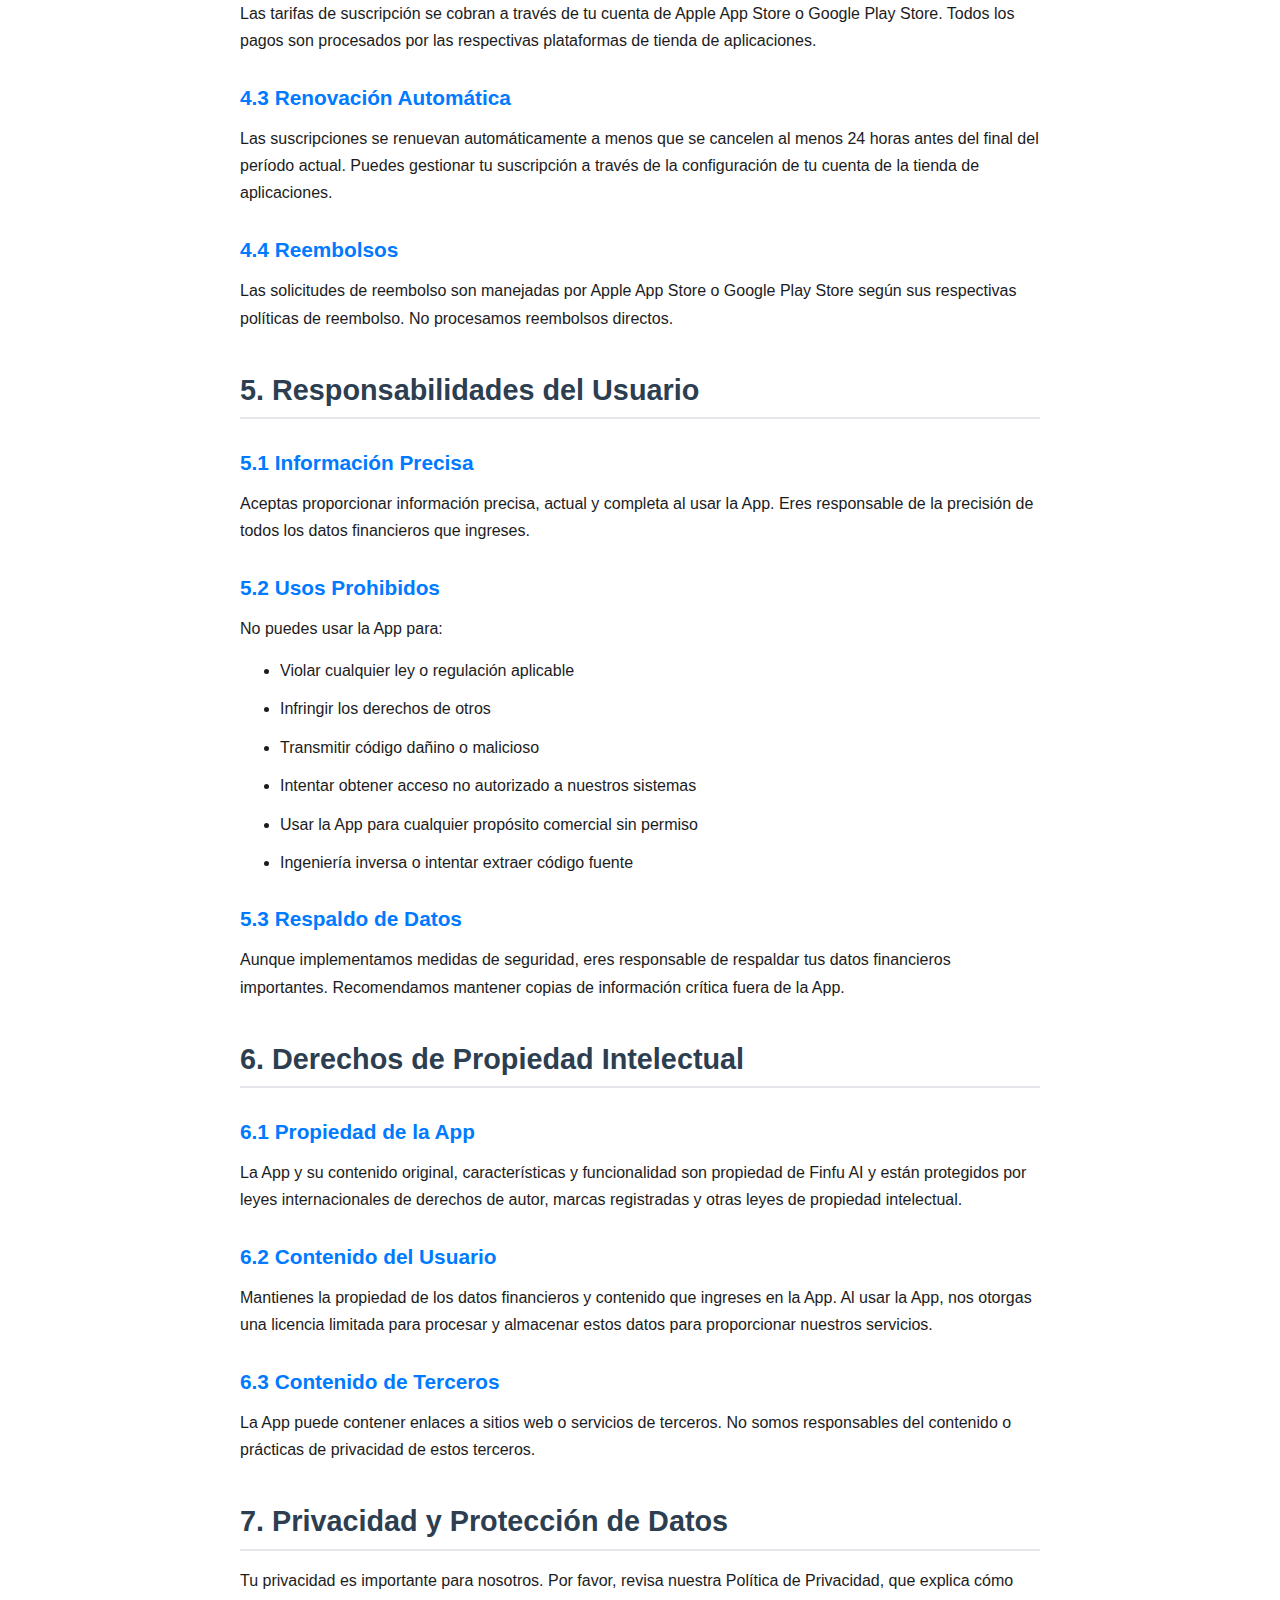
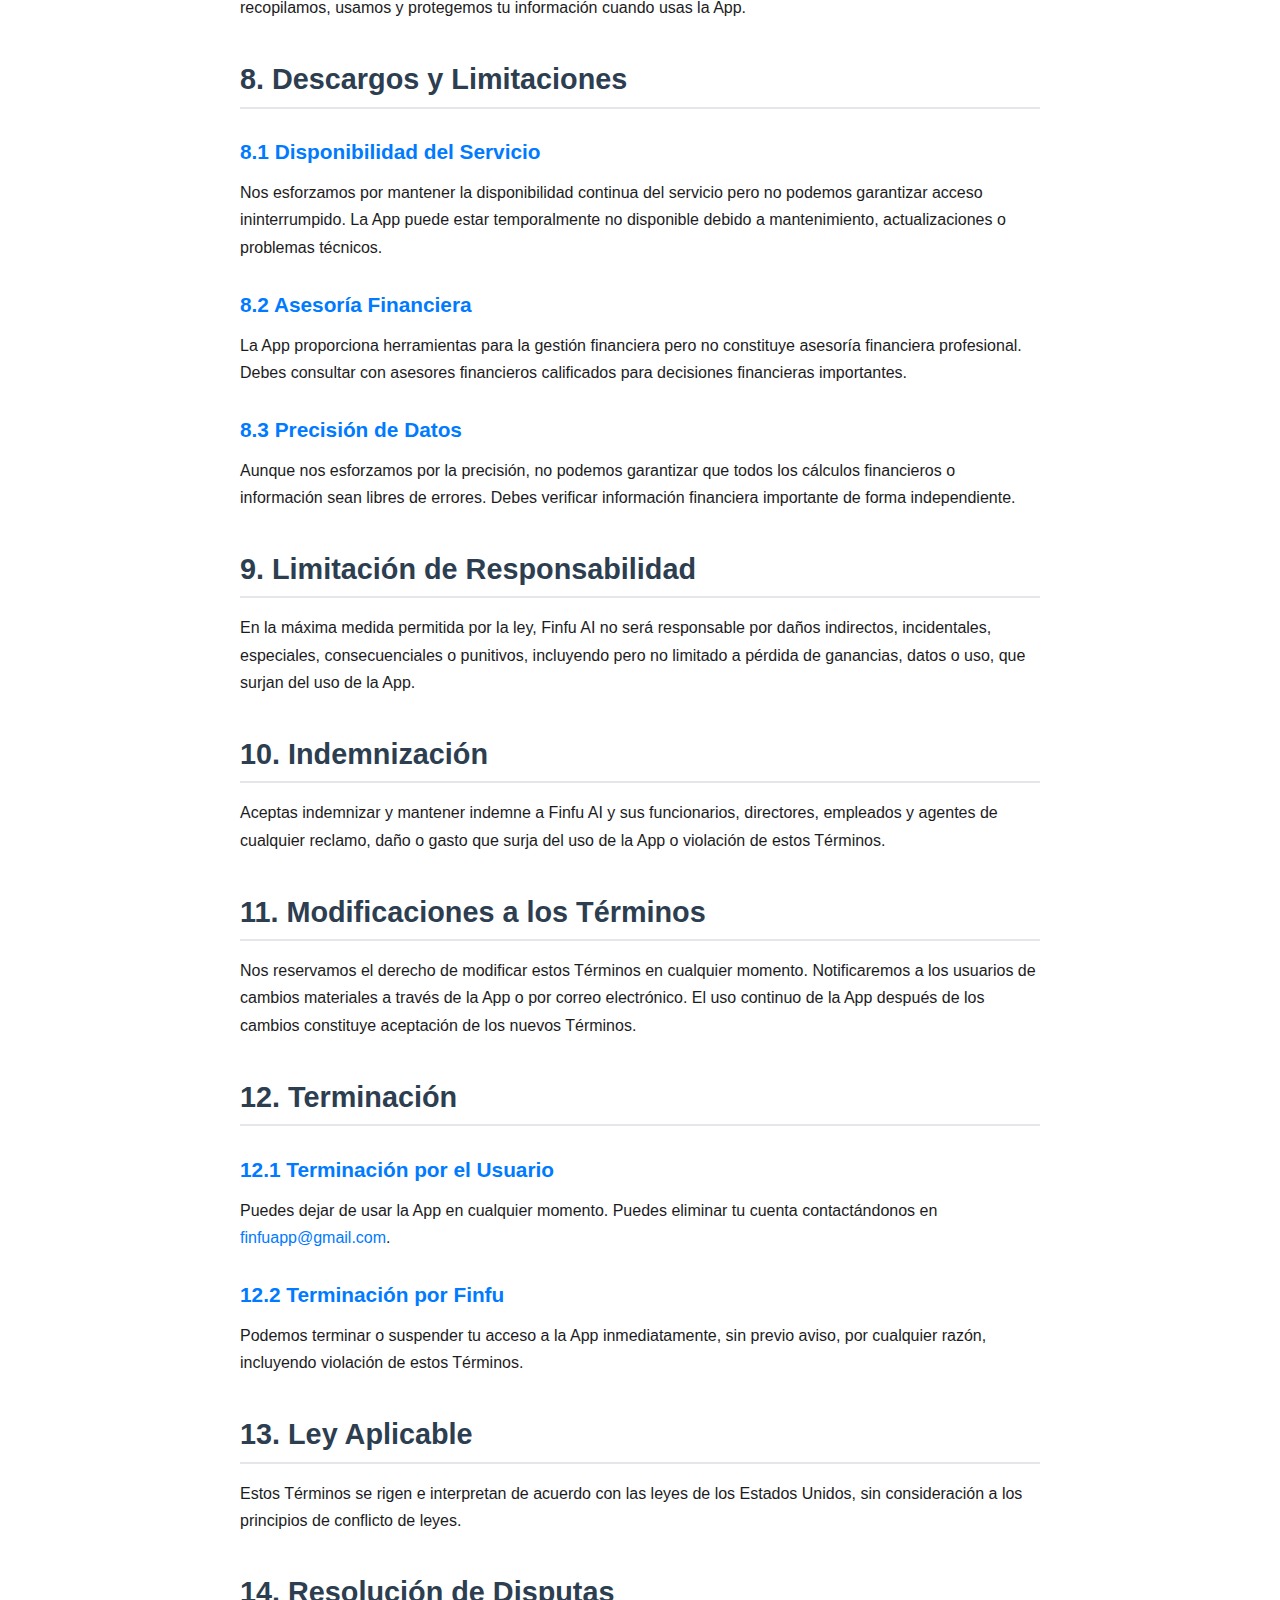
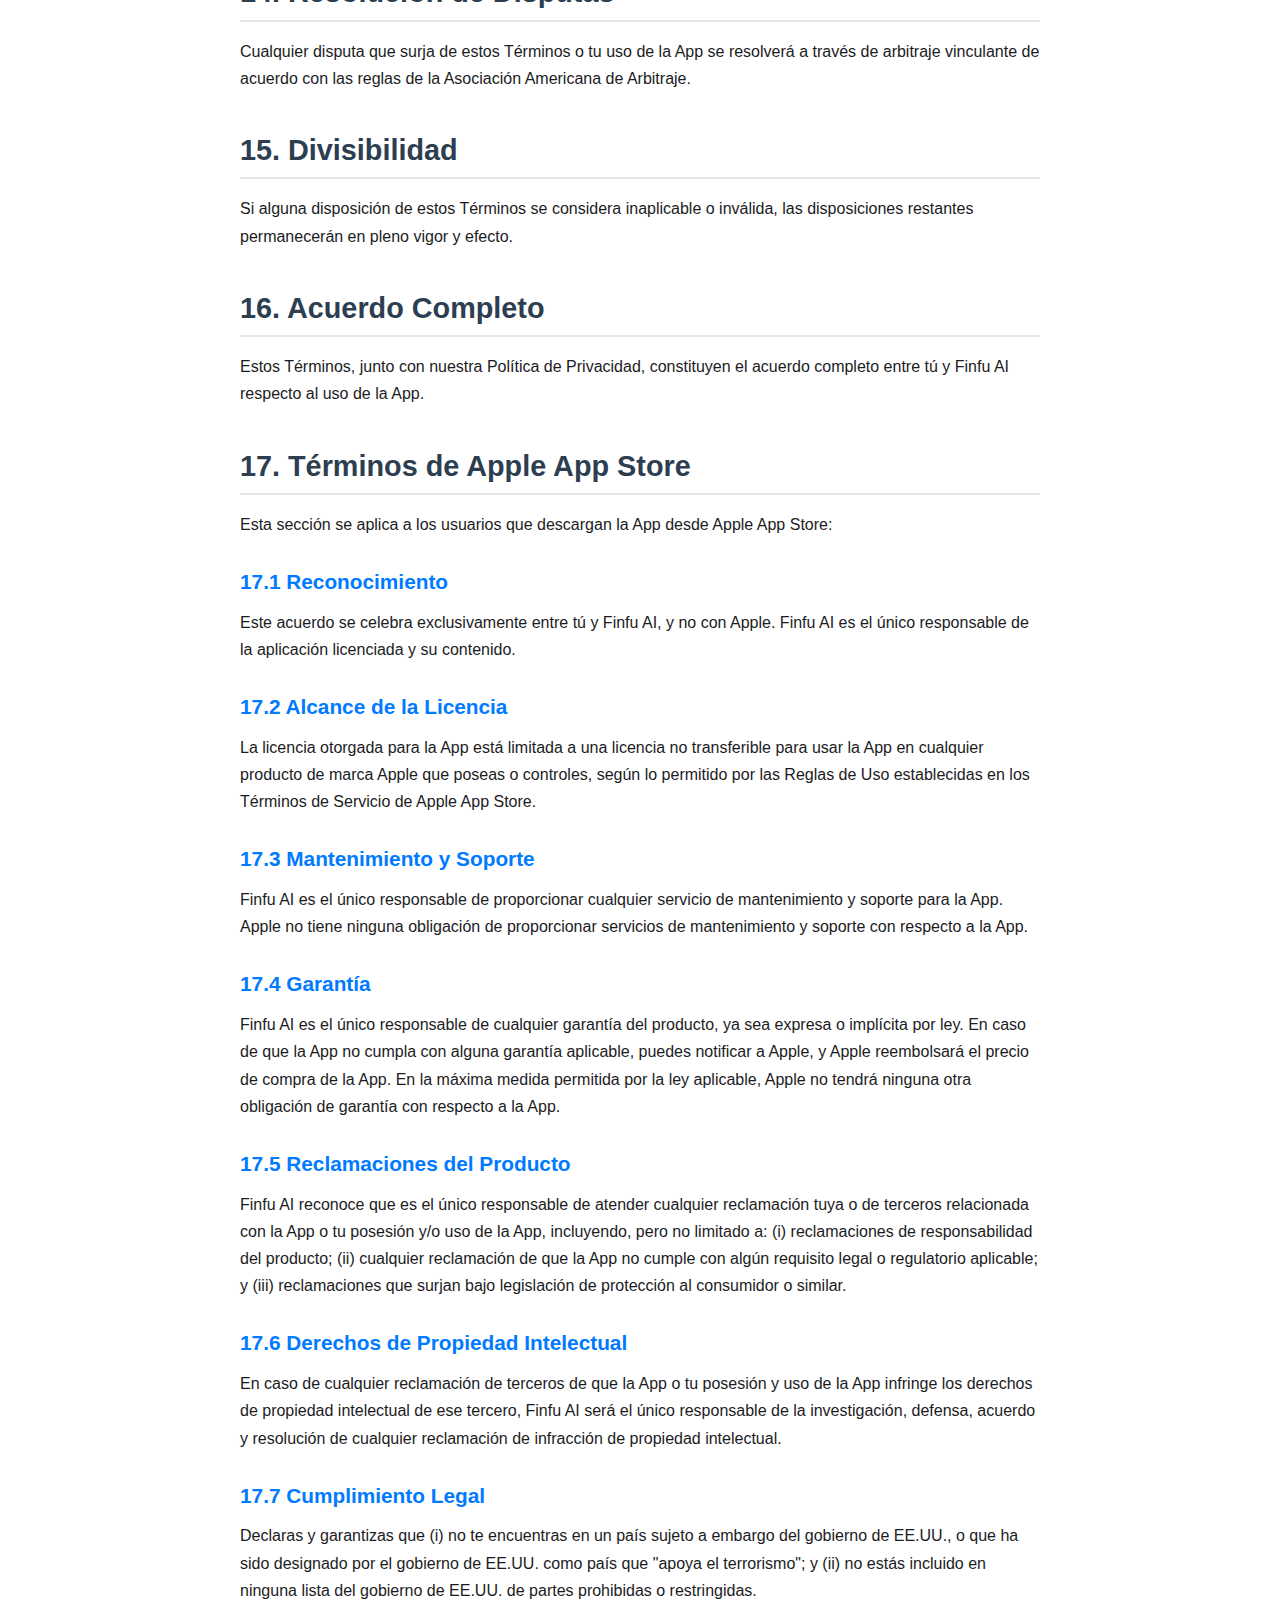
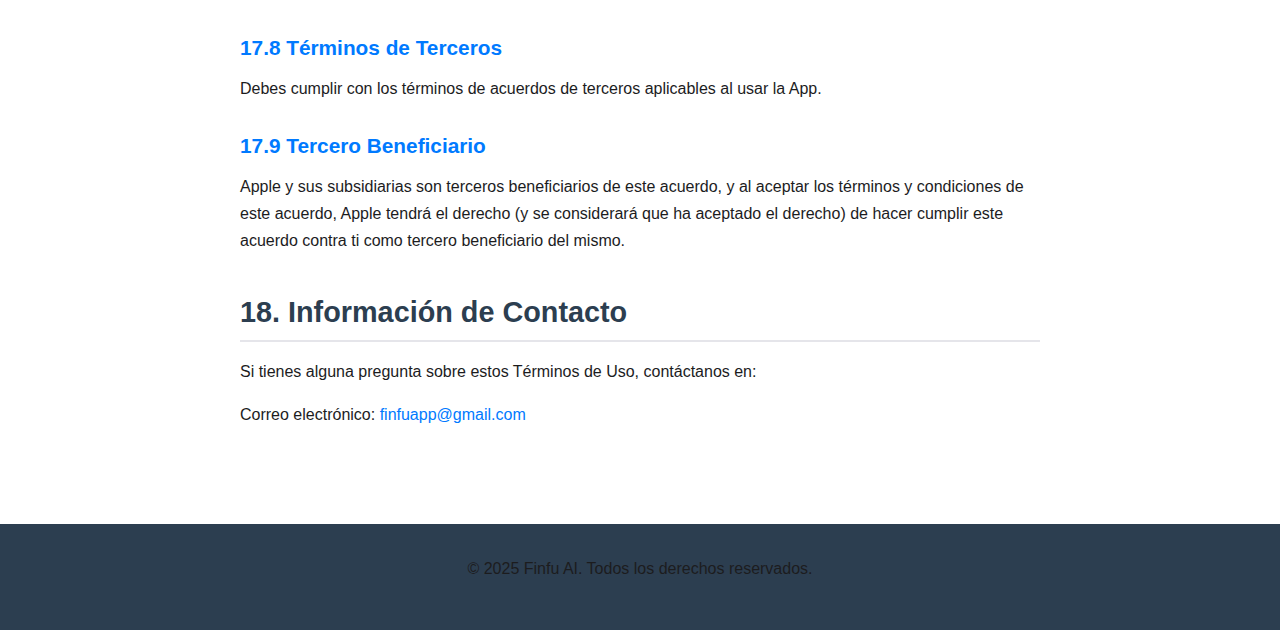
<file: terms-es.html>
<!DOCTYPE html>
<html lang="es">
<head>
  <meta charset="UTF-8">
  <meta name="viewport" content="width=device-width, initial-scale=1.0">
  <title>Finfu AI - Términos de Uso</title>
  <link rel="stylesheet" href="styles.css">
</head>
<body>
  <header class="header">
    <nav class="nav-container">
      <a href="index-es.html" class="logo">Finfu AI</a>
      <div class="nav-links">
        <a href="index-es.html">Soporte</a>
        <a href="privacy-es.html">Política de Privacidad</a>
        <a href="terms-es.html">Términos de Uso</a>
        <div class="language-switcher">
          <a href="terms.html">English</a>
          <a href="terms-es.html" class="active">Español</a>
        </div>
      </div>
    </nav>
  </header>

  <main class="main-container">
    <div class="content privacy-content">
      <h1>Términos de Uso - Finfu AI</h1>
      <p><strong>Fecha de entrada en vigor:</strong> 30 de agosto de 2025<br>
         <strong>Última actualización:</strong> 30 de agosto de 2025</p>

      <h2>1. Aceptación de Términos</h2>
      <p>Al descargar, instalar o usar la aplicación móvil Finfu AI ("App"), aceptas estar sujeto a estos Términos de Uso ("Términos"). Si no estás de acuerdo con estos Términos, no uses la App.</p>

      <h2>2. Descripción del Servicio</h2>
      <p>Finfu AI es una aplicación de gestión financiera personal que proporciona a los usuarios herramientas para:</p>
      <ul>
        <li>Rastrear y gestionar finanzas personales</li>
        <li>Crear y monitorear presupuestos</li>
        <li>Analizar patrones de gasto</li>
        <li>Acceder a información financiera con IA</li>
        <li>Gestionar múltiples cuentas financieras</li>
        <li>Generar reportes y resúmenes financieros</li>
      </ul>

      <h2>3. Cuentas de Usuario y Registro</h2>
      <h3>3.1 Creación de Cuenta</h3>
      <p>Para usar ciertas funciones de la App, debes crear una cuenta proporcionando información precisa y completa. Eres responsable de mantener la confidencialidad de las credenciales de tu cuenta.</p>

      <h3>3.2 Seguridad de la Cuenta</h3>
      <p>Eres responsable de todas las actividades que ocurran bajo tu cuenta. Debes notificarnos inmediatamente cualquier uso no autorizado de tu cuenta o cualquier otra violación de seguridad.</p>

      <h3>3.3 Terminación de Cuenta</h3>
      <p>Nos reservamos el derecho de terminar o suspender tu cuenta en cualquier momento por violación de estos Términos o por cualquier otra razón a nuestra sola discreción.</p>

      <h2>4. Servicios de Suscripción</h2>
      <h3>4.1 Planes de Suscripción</h3>
      <p>Finfu AI ofrece planes de suscripción gratuitos y premium:</p>
      <ul>
        <li><strong>Plan Gratuito:</strong> Funciones básicas de seguimiento financiero</li>
        <li><strong>Plan Esencial:</strong> Herramientas avanzadas de presupuesto y reportes</li>
        <li><strong>Plan Inteligente:</strong> Información con IA y funciones premium</li>
      </ul>

      <h3>4.2 Facturación y Pago</h3>
      <p>Las tarifas de suscripción se cobran a través de tu cuenta de Apple App Store o Google Play Store. Todos los pagos son procesados por las respectivas plataformas de tienda de aplicaciones.</p>

      <h3>4.3 Renovación Automática</h3>
      <p>Las suscripciones se renuevan automáticamente a menos que se cancelen al menos 24 horas antes del final del período actual. Puedes gestionar tu suscripción a través de la configuración de tu cuenta de la tienda de aplicaciones.</p>

      <h3>4.4 Reembolsos</h3>
      <p>Las solicitudes de reembolso son manejadas por Apple App Store o Google Play Store según sus respectivas políticas de reembolso. No procesamos reembolsos directos.</p>

      <h2>5. Responsabilidades del Usuario</h2>
      <h3>5.1 Información Precisa</h3>
      <p>Aceptas proporcionar información precisa, actual y completa al usar la App. Eres responsable de la precisión de todos los datos financieros que ingreses.</p>

      <h3>5.2 Usos Prohibidos</h3>
      <p>No puedes usar la App para:</p>
      <ul>
        <li>Violar cualquier ley o regulación aplicable</li>
        <li>Infringir los derechos de otros</li>
        <li>Transmitir código dañino o malicioso</li>
        <li>Intentar obtener acceso no autorizado a nuestros sistemas</li>
        <li>Usar la App para cualquier propósito comercial sin permiso</li>
        <li>Ingeniería inversa o intentar extraer código fuente</li>
      </ul>

      <h3>5.3 Respaldo de Datos</h3>
      <p>Aunque implementamos medidas de seguridad, eres responsable de respaldar tus datos financieros importantes. Recomendamos mantener copias de información crítica fuera de la App.</p>

      <h2>6. Derechos de Propiedad Intelectual</h2>
      <h3>6.1 Propiedad de la App</h3>
      <p>La App y su contenido original, características y funcionalidad son propiedad de Finfu AI y están protegidos por leyes internacionales de derechos de autor, marcas registradas y otras leyes de propiedad intelectual.</p>

      <h3>6.2 Contenido del Usuario</h3>
      <p>Mantienes la propiedad de los datos financieros y contenido que ingreses en la App. Al usar la App, nos otorgas una licencia limitada para procesar y almacenar estos datos para proporcionar nuestros servicios.</p>

      <h3>6.3 Contenido de Terceros</h3>
      <p>La App puede contener enlaces a sitios web o servicios de terceros. No somos responsables del contenido o prácticas de privacidad de estos terceros.</p>

      <h2>7. Privacidad y Protección de Datos</h2>
      <p>Tu privacidad es importante para nosotros. Por favor, revisa nuestra Política de Privacidad, que explica cómo recopilamos, usamos y protegemos tu información cuando usas la App.</p>

      <h2>8. Descargos y Limitaciones</h2>
      <h3>8.1 Disponibilidad del Servicio</h3>
      <p>Nos esforzamos por mantener la disponibilidad continua del servicio pero no podemos garantizar acceso ininterrumpido. La App puede estar temporalmente no disponible debido a mantenimiento, actualizaciones o problemas técnicos.</p>

      <h3>8.2 Asesoría Financiera</h3>
      <p>La App proporciona herramientas para la gestión financiera pero no constituye asesoría financiera profesional. Debes consultar con asesores financieros calificados para decisiones financieras importantes.</p>

      <h3>8.3 Precisión de Datos</h3>
      <p>Aunque nos esforzamos por la precisión, no podemos garantizar que todos los cálculos financieros o información sean libres de errores. Debes verificar información financiera importante de forma independiente.</p>

      <h2>9. Limitación de Responsabilidad</h2>
      <p>En la máxima medida permitida por la ley, Finfu AI no será responsable por daños indirectos, incidentales, especiales, consecuenciales o punitivos, incluyendo pero no limitado a pérdida de ganancias, datos o uso, que surjan del uso de la App.</p>

      <h2>10. Indemnización</h2>
      <p>Aceptas indemnizar y mantener indemne a Finfu AI y sus funcionarios, directores, empleados y agentes de cualquier reclamo, daño o gasto que surja del uso de la App o violación de estos Términos.</p>

      <h2>11. Modificaciones a los Términos</h2>
      <p>Nos reservamos el derecho de modificar estos Términos en cualquier momento. Notificaremos a los usuarios de cambios materiales a través de la App o por correo electrónico. El uso continuo de la App después de los cambios constituye aceptación de los nuevos Términos.</p>

      <h2>12. Terminación</h2>
      <h3>12.1 Terminación por el Usuario</h3>
      <p>Puedes dejar de usar la App en cualquier momento. Puedes eliminar tu cuenta contactándonos en <a href="mailto:finfuapp@gmail.com">finfuapp@gmail.com</a>.</p>

      <h3>12.2 Terminación por Finfu</h3>
      <p>Podemos terminar o suspender tu acceso a la App inmediatamente, sin previo aviso, por cualquier razón, incluyendo violación de estos Términos.</p>

      <h2>13. Ley Aplicable</h2>
      <p>Estos Términos se rigen e interpretan de acuerdo con las leyes de los Estados Unidos, sin consideración a los principios de conflicto de leyes.</p>

      <h2>14. Resolución de Disputas</h2>
      <p>Cualquier disputa que surja de estos Términos o tu uso de la App se resolverá a través de arbitraje vinculante de acuerdo con las reglas de la Asociación Americana de Arbitraje.</p>

      <h2>15. Divisibilidad</h2>
      <p>Si alguna disposición de estos Términos se considera inaplicable o inválida, las disposiciones restantes permanecerán en pleno vigor y efecto.</p>

      <h2>16. Acuerdo Completo</h2>
      <p>Estos Términos, junto con nuestra Política de Privacidad, constituyen el acuerdo completo entre tú y Finfu AI respecto al uso de la App.</p>

      <h2>17. Términos de Apple App Store</h2>
      <p>Esta sección se aplica a los usuarios que descargan la App desde Apple App Store:</p>
      <h3>17.1 Reconocimiento</h3>
      <p>Este acuerdo se celebra exclusivamente entre tú y Finfu AI, y no con Apple. Finfu AI es el único responsable de la aplicación licenciada y su contenido.</p>
      
      <h3>17.2 Alcance de la Licencia</h3>
      <p>La licencia otorgada para la App está limitada a una licencia no transferible para usar la App en cualquier producto de marca Apple que poseas o controles, según lo permitido por las Reglas de Uso establecidas en los Términos de Servicio de Apple App Store.</p>
      
      <h3>17.3 Mantenimiento y Soporte</h3>
      <p>Finfu AI es el único responsable de proporcionar cualquier servicio de mantenimiento y soporte para la App. Apple no tiene ninguna obligación de proporcionar servicios de mantenimiento y soporte con respecto a la App.</p>
      
      <h3>17.4 Garantía</h3>
      <p>Finfu AI es el único responsable de cualquier garantía del producto, ya sea expresa o implícita por ley. En caso de que la App no cumpla con alguna garantía aplicable, puedes notificar a Apple, y Apple reembolsará el precio de compra de la App. En la máxima medida permitida por la ley aplicable, Apple no tendrá ninguna otra obligación de garantía con respecto a la App.</p>
      
      <h3>17.5 Reclamaciones del Producto</h3>
      <p>Finfu AI reconoce que es el único responsable de atender cualquier reclamación tuya o de terceros relacionada con la App o tu posesión y/o uso de la App, incluyendo, pero no limitado a: (i) reclamaciones de responsabilidad del producto; (ii) cualquier reclamación de que la App no cumple con algún requisito legal o regulatorio aplicable; y (iii) reclamaciones que surjan bajo legislación de protección al consumidor o similar.</p>
      
      <h3>17.6 Derechos de Propiedad Intelectual</h3>
      <p>En caso de cualquier reclamación de terceros de que la App o tu posesión y uso de la App infringe los derechos de propiedad intelectual de ese tercero, Finfu AI será el único responsable de la investigación, defensa, acuerdo y resolución de cualquier reclamación de infracción de propiedad intelectual.</p>
      
      <h3>17.7 Cumplimiento Legal</h3>
      <p>Declaras y garantizas que (i) no te encuentras en un país sujeto a embargo del gobierno de EE.UU., o que ha sido designado por el gobierno de EE.UU. como país que "apoya el terrorismo"; y (ii) no estás incluido en ninguna lista del gobierno de EE.UU. de partes prohibidas o restringidas.</p>
      
      <h3>17.8 Términos de Terceros</h3>
      <p>Debes cumplir con los términos de acuerdos de terceros aplicables al usar la App.</p>
      
      <h3>17.9 Tercero Beneficiario</h3>
      <p>Apple y sus subsidiarias son terceros beneficiarios de este acuerdo, y al aceptar los términos y condiciones de este acuerdo, Apple tendrá el derecho (y se considerará que ha aceptado el derecho) de hacer cumplir este acuerdo contra ti como tercero beneficiario del mismo.</p>
      
      <h2>18. Información de Contacto</h2>
      <p>Si tienes alguna pregunta sobre estos Términos de Uso, contáctanos en:</p>
      <p>Correo electrónico: <a href="mailto:finfuapp@gmail.com">finfuapp@gmail.com</a></p>

    </div>
  </main>

  <footer class="footer">
    <p>&copy; 2025 Finfu AI. Todos los derechos reservados.</p>
  </footer>
</body>
</html>
</file>
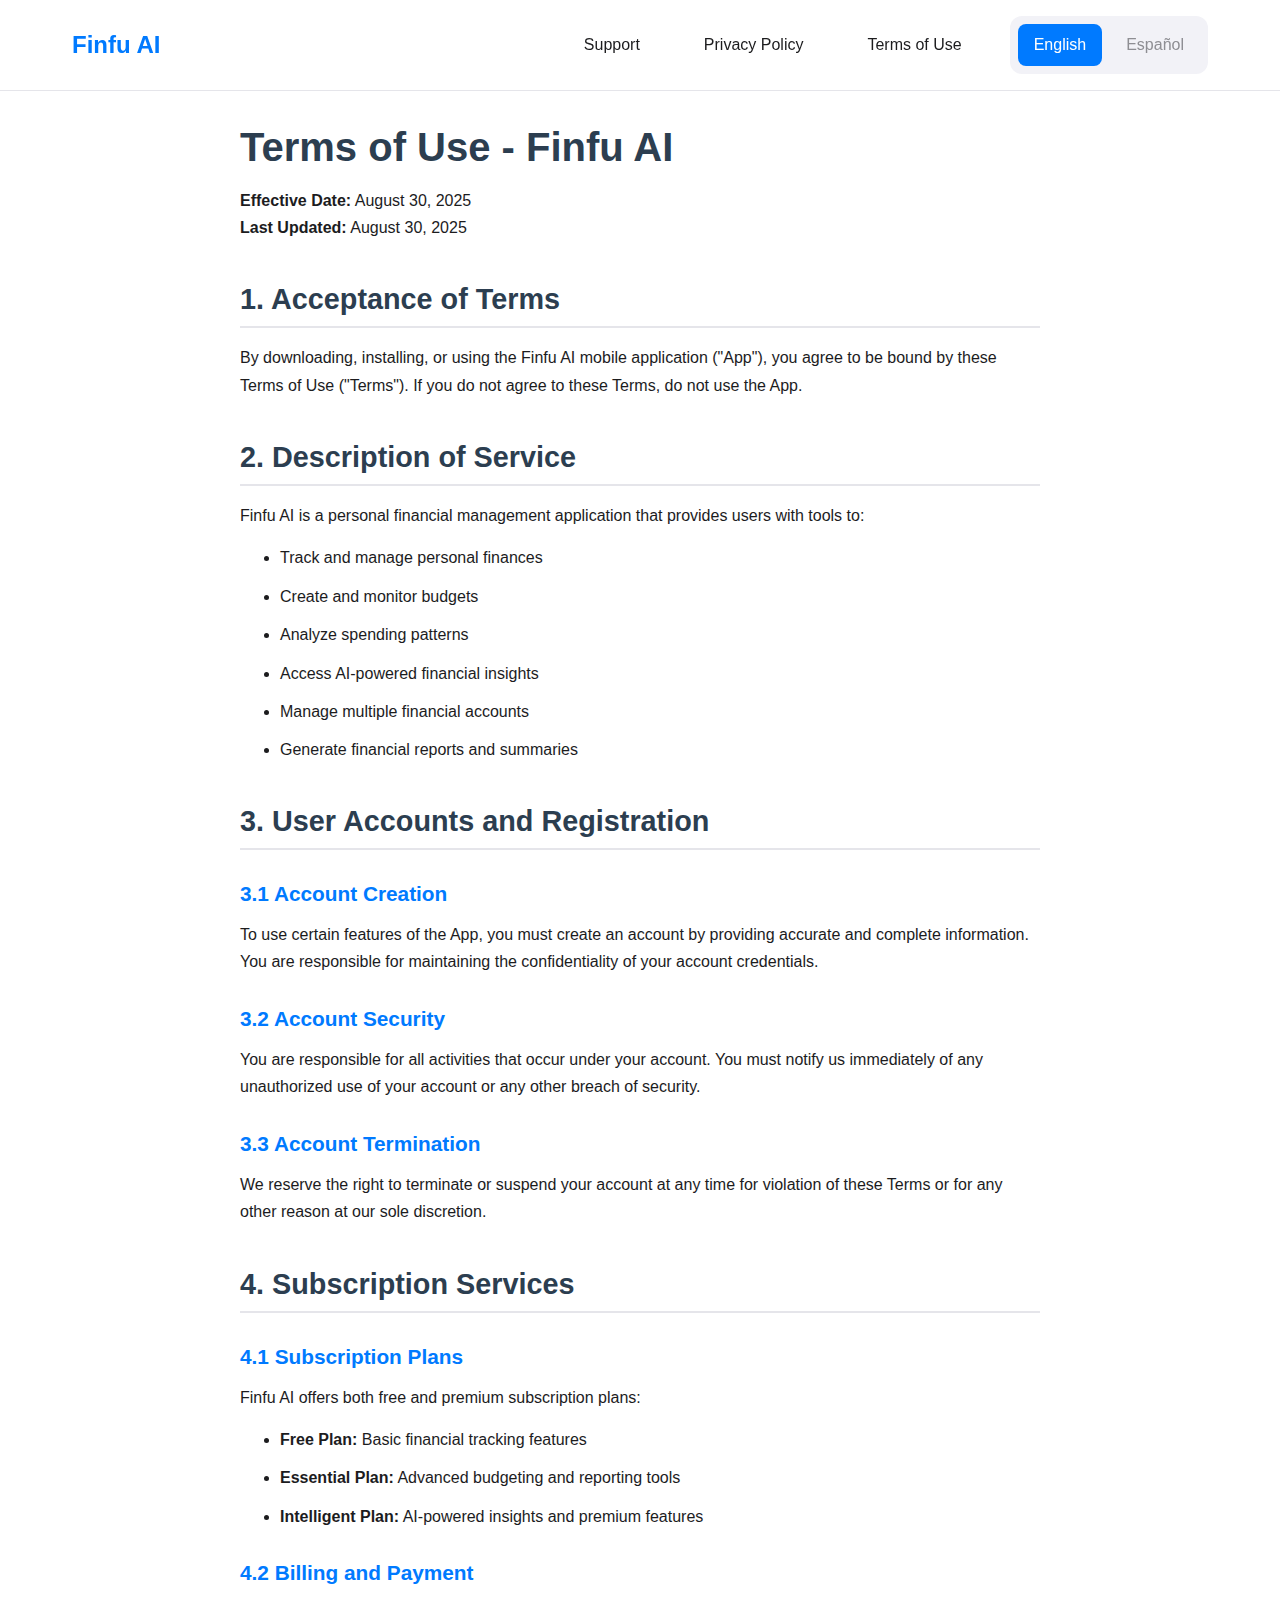
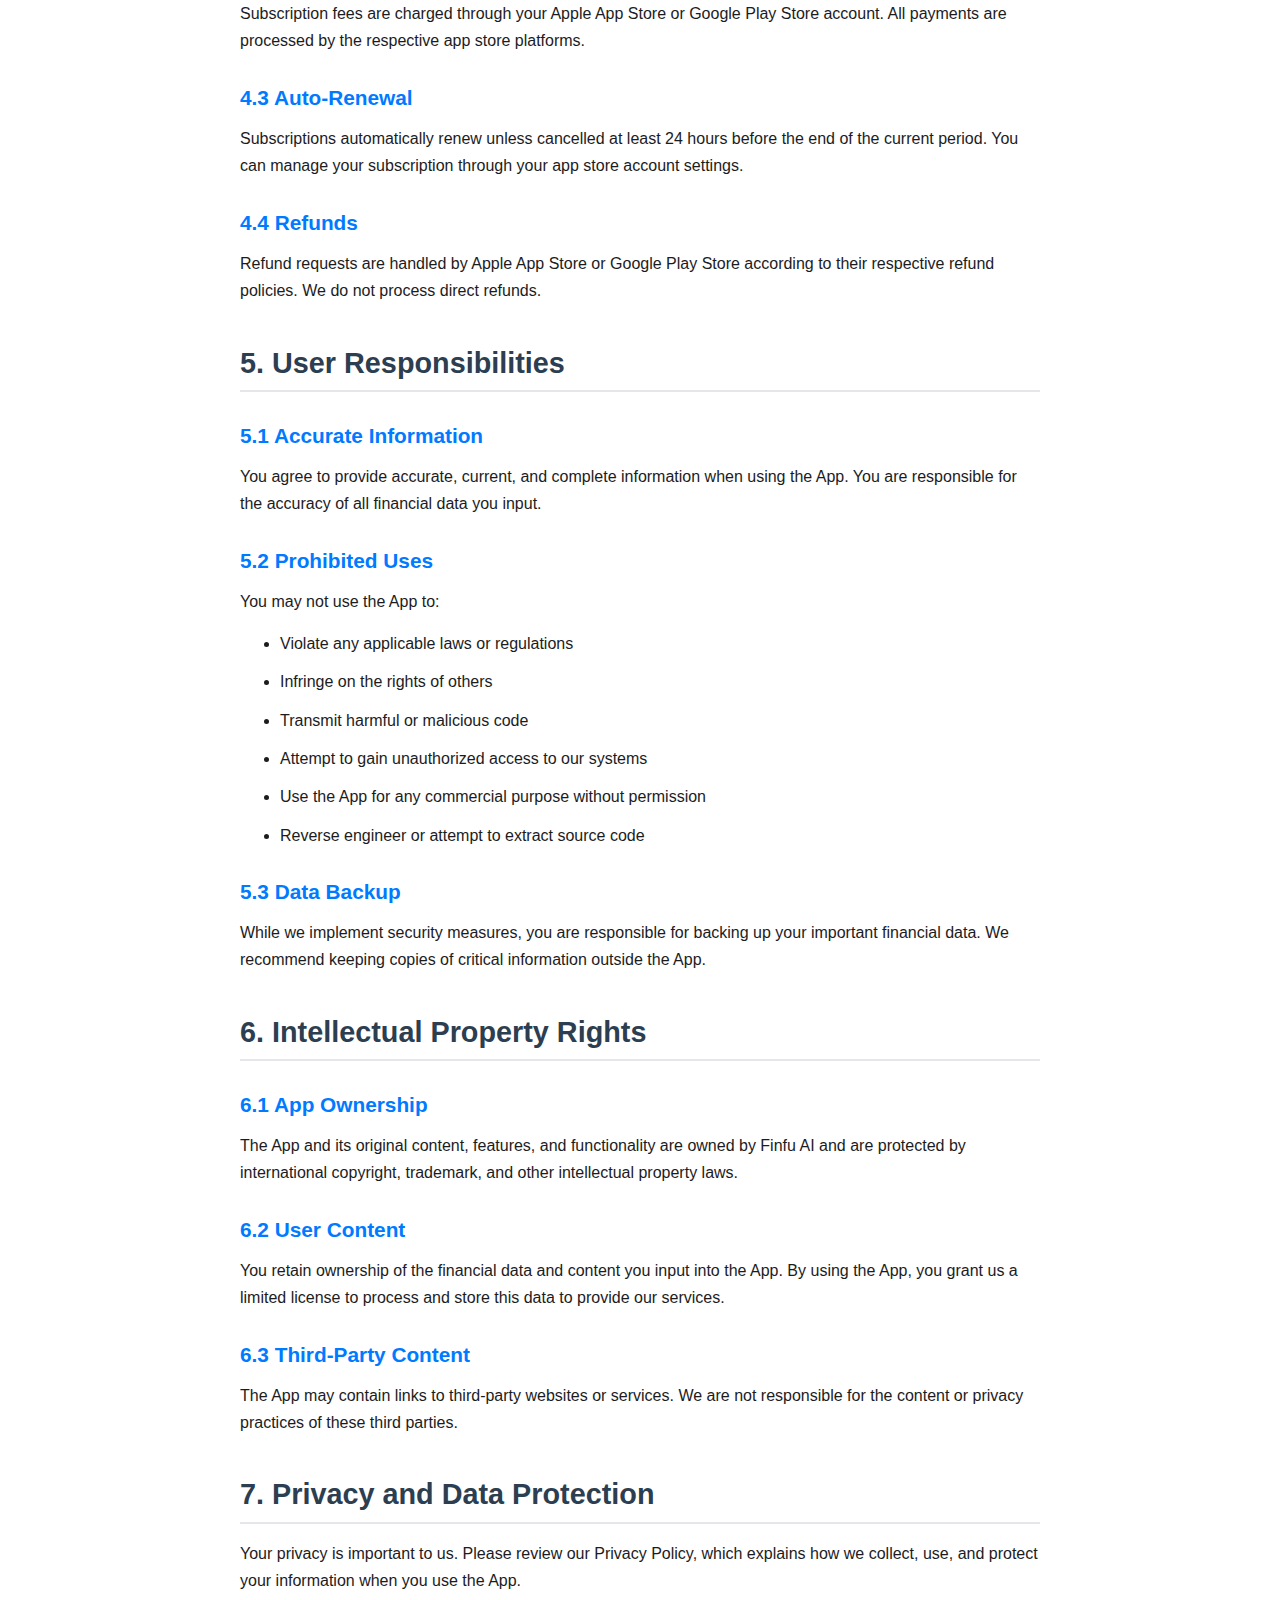
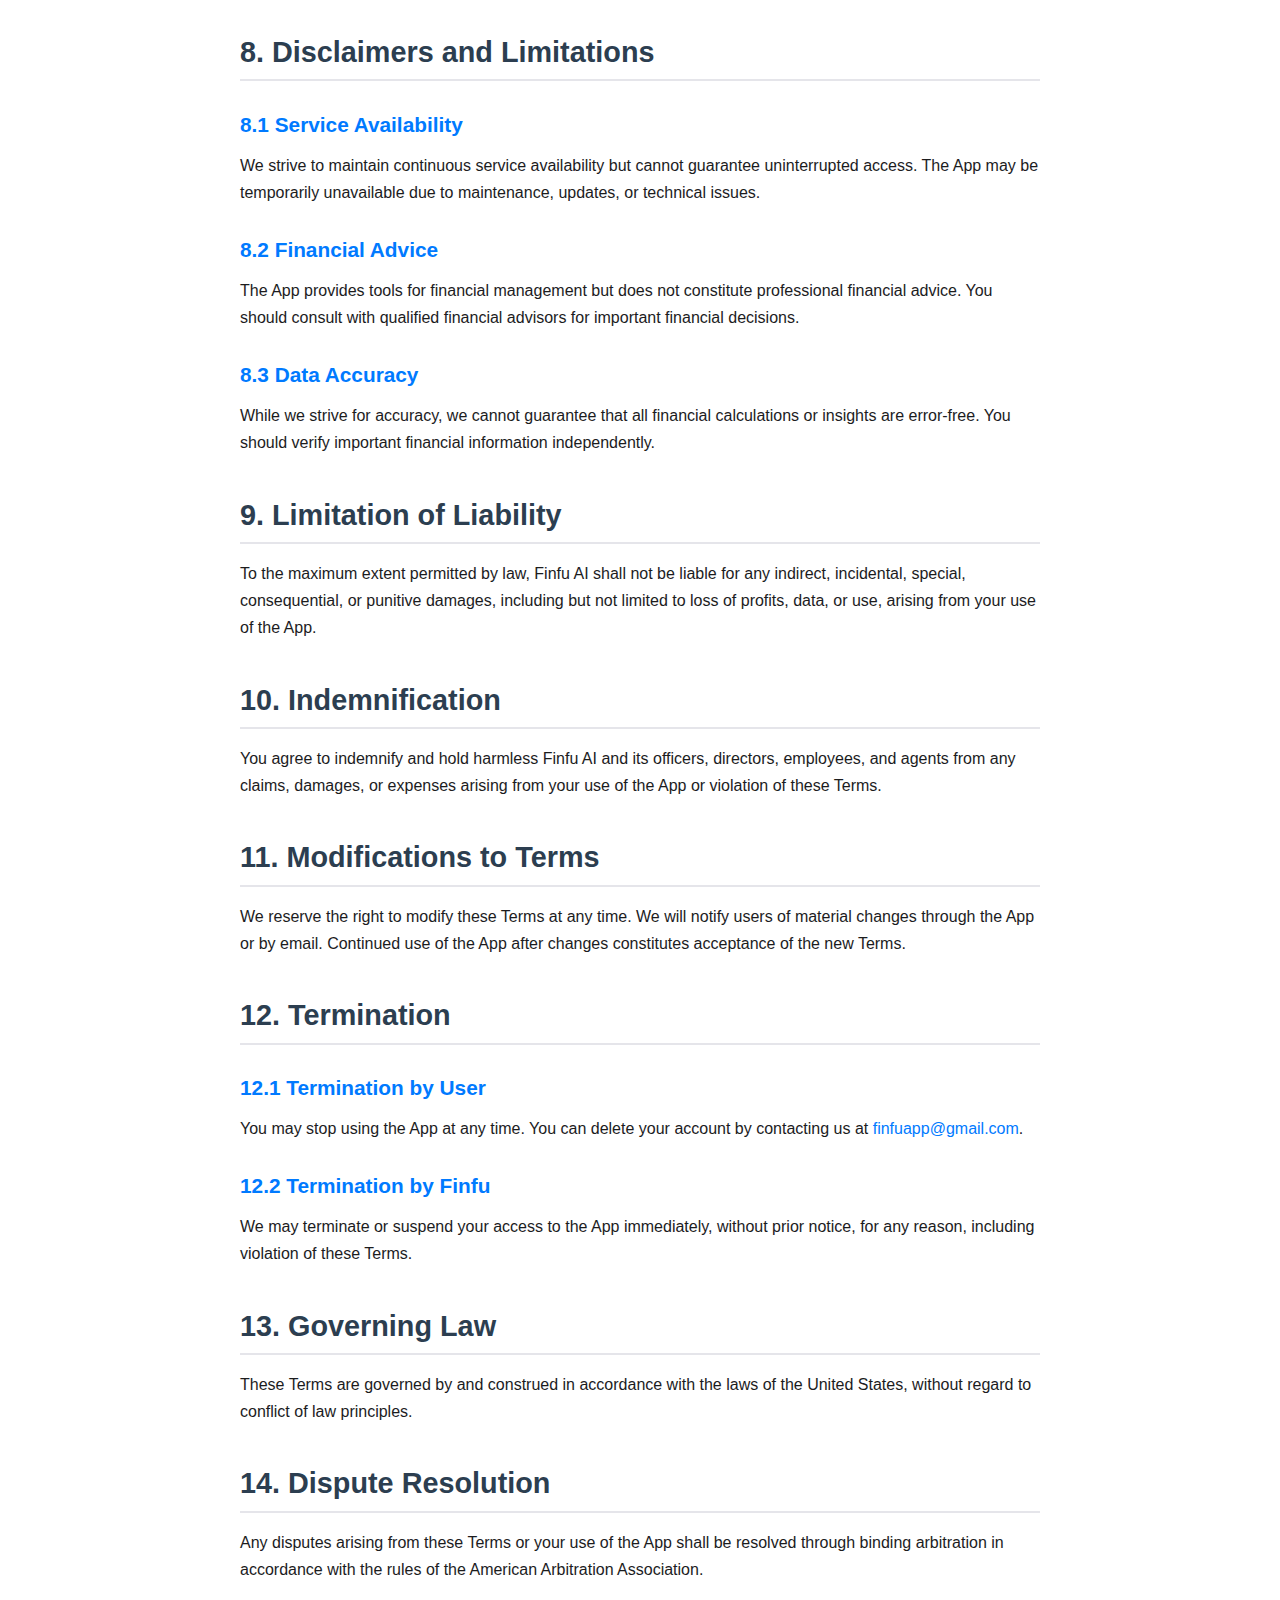
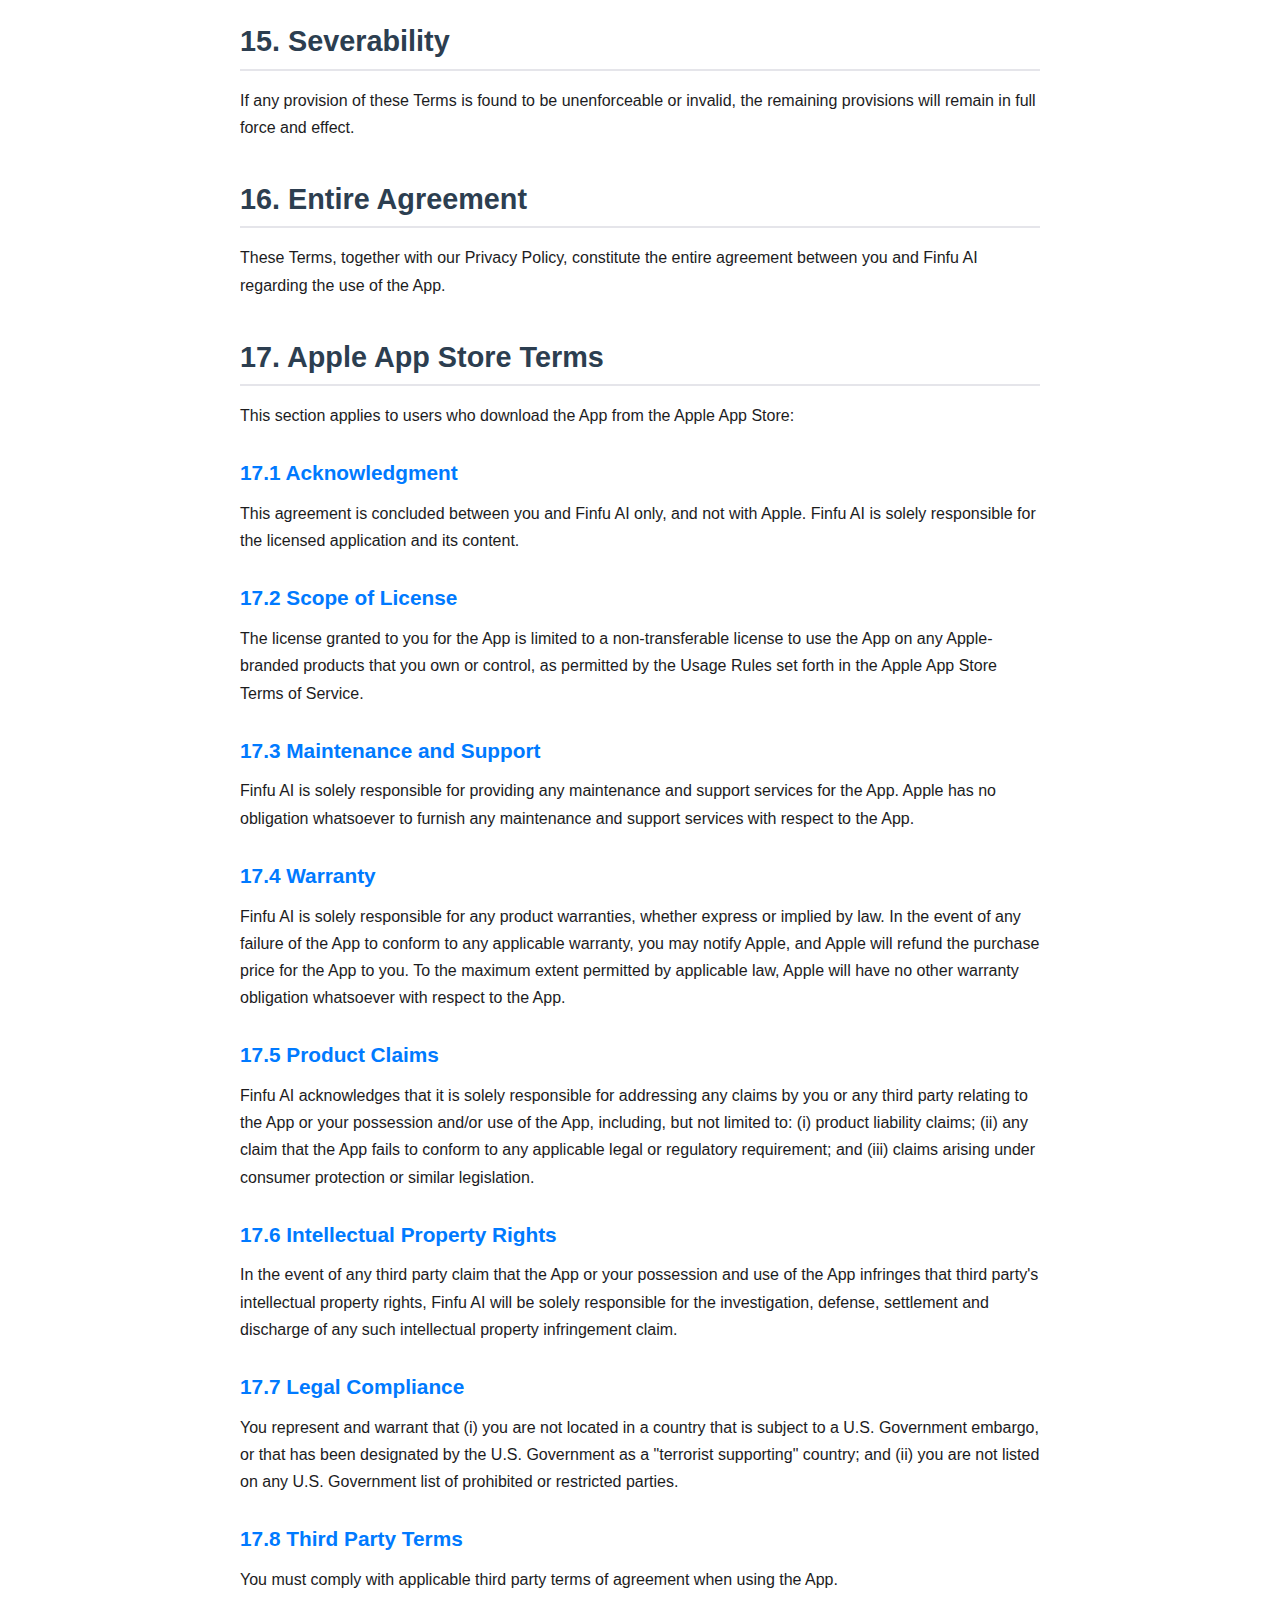
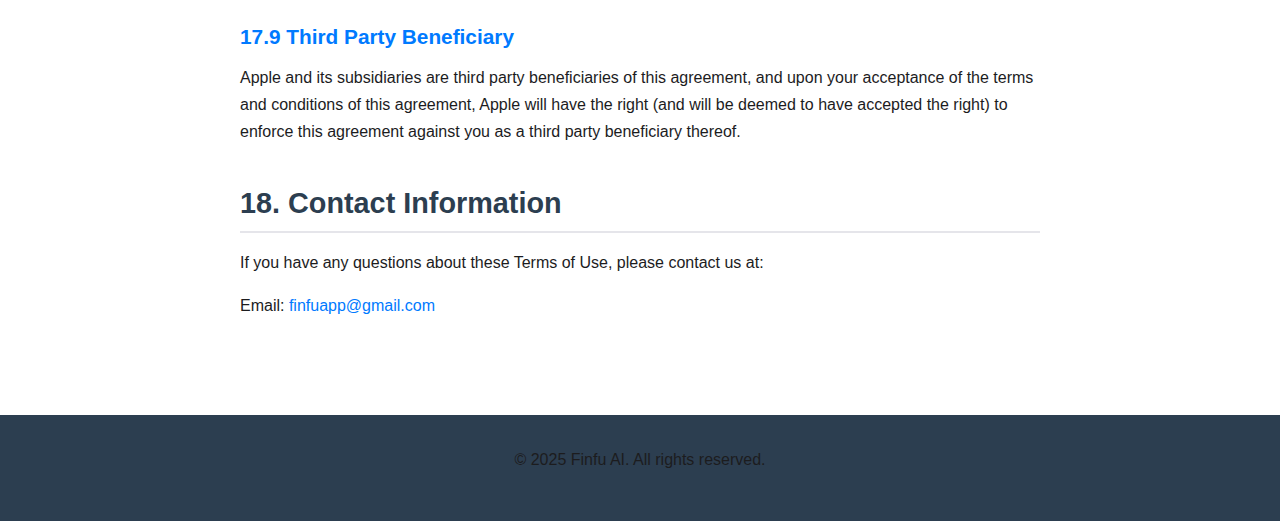
<file: terms.html>
<!DOCTYPE html>
<html lang="en">
<head>
  <meta charset="UTF-8">
  <meta name="viewport" content="width=device-width, initial-scale=1.0">
  <title>Finfu AI - Terms of Use</title>
  <link rel="stylesheet" href="styles.css">
</head>
<body>
  <header class="header">
    <nav class="nav-container">
      <a href="index.html" class="logo">Finfu AI</a>
      <div class="nav-links">
        <a href="index.html">Support</a>
        <a href="privacy.html">Privacy Policy</a>
        <a href="terms.html">Terms of Use</a>
        <div class="language-switcher">
          <a href="terms.html" class="active">English</a>
          <a href="terms-es.html">Español</a>
        </div>
      </div>
    </nav>
  </header>

  <main class="main-container">
    <div class="content privacy-content">
      <h1>Terms of Use - Finfu AI</h1>
      <p><strong>Effective Date:</strong> August 30, 2025<br>
         <strong>Last Updated:</strong> August 30, 2025</p>

      <h2>1. Acceptance of Terms</h2>
      <p>By downloading, installing, or using the Finfu AI mobile application ("App"), you agree to be bound by these Terms of Use ("Terms"). If you do not agree to these Terms, do not use the App.</p>

      <h2>2. Description of Service</h2>
      <p>Finfu AI is a personal financial management application that provides users with tools to:</p>
      <ul>
        <li>Track and manage personal finances</li>
        <li>Create and monitor budgets</li>
        <li>Analyze spending patterns</li>
        <li>Access AI-powered financial insights</li>
        <li>Manage multiple financial accounts</li>
        <li>Generate financial reports and summaries</li>
      </ul>

      <h2>3. User Accounts and Registration</h2>
      <h3>3.1 Account Creation</h3>
      <p>To use certain features of the App, you must create an account by providing accurate and complete information. You are responsible for maintaining the confidentiality of your account credentials.</p>

      <h3>3.2 Account Security</h3>
      <p>You are responsible for all activities that occur under your account. You must notify us immediately of any unauthorized use of your account or any other breach of security.</p>

      <h3>3.3 Account Termination</h3>
      <p>We reserve the right to terminate or suspend your account at any time for violation of these Terms or for any other reason at our sole discretion.</p>

      <h2>4. Subscription Services</h2>
      <h3>4.1 Subscription Plans</h3>
      <p>Finfu AI offers both free and premium subscription plans:</p>
      <ul>
        <li><strong>Free Plan:</strong> Basic financial tracking features</li>
        <li><strong>Essential Plan:</strong> Advanced budgeting and reporting tools</li>
        <li><strong>Intelligent Plan:</strong> AI-powered insights and premium features</li>
      </ul>

      <h3>4.2 Billing and Payment</h3>
      <p>Subscription fees are charged through your Apple App Store or Google Play Store account. All payments are processed by the respective app store platforms.</p>

      <h3>4.3 Auto-Renewal</h3>
      <p>Subscriptions automatically renew unless cancelled at least 24 hours before the end of the current period. You can manage your subscription through your app store account settings.</p>

      <h3>4.4 Refunds</h3>
      <p>Refund requests are handled by Apple App Store or Google Play Store according to their respective refund policies. We do not process direct refunds.</p>

      <h2>5. User Responsibilities</h2>
      <h3>5.1 Accurate Information</h3>
      <p>You agree to provide accurate, current, and complete information when using the App. You are responsible for the accuracy of all financial data you input.</p>

      <h3>5.2 Prohibited Uses</h3>
      <p>You may not use the App to:</p>
      <ul>
        <li>Violate any applicable laws or regulations</li>
        <li>Infringe on the rights of others</li>
        <li>Transmit harmful or malicious code</li>
        <li>Attempt to gain unauthorized access to our systems</li>
        <li>Use the App for any commercial purpose without permission</li>
        <li>Reverse engineer or attempt to extract source code</li>
      </ul>

      <h3>5.3 Data Backup</h3>
      <p>While we implement security measures, you are responsible for backing up your important financial data. We recommend keeping copies of critical information outside the App.</p>

      <h2>6. Intellectual Property Rights</h2>
      <h3>6.1 App Ownership</h3>
      <p>The App and its original content, features, and functionality are owned by Finfu AI and are protected by international copyright, trademark, and other intellectual property laws.</p>

      <h3>6.2 User Content</h3>
      <p>You retain ownership of the financial data and content you input into the App. By using the App, you grant us a limited license to process and store this data to provide our services.</p>

      <h3>6.3 Third-Party Content</h3>
      <p>The App may contain links to third-party websites or services. We are not responsible for the content or privacy practices of these third parties.</p>

      <h2>7. Privacy and Data Protection</h2>
      <p>Your privacy is important to us. Please review our Privacy Policy, which explains how we collect, use, and protect your information when you use the App.</p>

      <h2>8. Disclaimers and Limitations</h2>
      <h3>8.1 Service Availability</h3>
      <p>We strive to maintain continuous service availability but cannot guarantee uninterrupted access. The App may be temporarily unavailable due to maintenance, updates, or technical issues.</p>

      <h3>8.2 Financial Advice</h3>
      <p>The App provides tools for financial management but does not constitute professional financial advice. You should consult with qualified financial advisors for important financial decisions.</p>

      <h3>8.3 Data Accuracy</h3>
      <p>While we strive for accuracy, we cannot guarantee that all financial calculations or insights are error-free. You should verify important financial information independently.</p>

      <h2>9. Limitation of Liability</h2>
      <p>To the maximum extent permitted by law, Finfu AI shall not be liable for any indirect, incidental, special, consequential, or punitive damages, including but not limited to loss of profits, data, or use, arising from your use of the App.</p>

      <h2>10. Indemnification</h2>
      <p>You agree to indemnify and hold harmless Finfu AI and its officers, directors, employees, and agents from any claims, damages, or expenses arising from your use of the App or violation of these Terms.</p>

      <h2>11. Modifications to Terms</h2>
      <p>We reserve the right to modify these Terms at any time. We will notify users of material changes through the App or by email. Continued use of the App after changes constitutes acceptance of the new Terms.</p>

      <h2>12. Termination</h2>
      <h3>12.1 Termination by User</h3>
      <p>You may stop using the App at any time. You can delete your account by contacting us at <a href="mailto:finfuapp@gmail.com">finfuapp@gmail.com</a>.</p>

      <h3>12.2 Termination by Finfu</h3>
      <p>We may terminate or suspend your access to the App immediately, without prior notice, for any reason, including violation of these Terms.</p>

      <h2>13. Governing Law</h2>
      <p>These Terms are governed by and construed in accordance with the laws of the United States, without regard to conflict of law principles.</p>

      <h2>14. Dispute Resolution</h2>
      <p>Any disputes arising from these Terms or your use of the App shall be resolved through binding arbitration in accordance with the rules of the American Arbitration Association.</p>

      <h2>15. Severability</h2>
      <p>If any provision of these Terms is found to be unenforceable or invalid, the remaining provisions will remain in full force and effect.</p>

      <h2>16. Entire Agreement</h2>
      <p>These Terms, together with our Privacy Policy, constitute the entire agreement between you and Finfu AI regarding the use of the App.</p>

      <h2>17. Apple App Store Terms</h2>
      <p>This section applies to users who download the App from the Apple App Store:</p>
      <h3>17.1 Acknowledgment</h3>
      <p>This agreement is concluded between you and Finfu AI only, and not with Apple. Finfu AI is solely responsible for the licensed application and its content.</p>
      
      <h3>17.2 Scope of License</h3>
      <p>The license granted to you for the App is limited to a non-transferable license to use the App on any Apple-branded products that you own or control, as permitted by the Usage Rules set forth in the Apple App Store Terms of Service.</p>
      
      <h3>17.3 Maintenance and Support</h3>
      <p>Finfu AI is solely responsible for providing any maintenance and support services for the App. Apple has no obligation whatsoever to furnish any maintenance and support services with respect to the App.</p>
      
      <h3>17.4 Warranty</h3>
      <p>Finfu AI is solely responsible for any product warranties, whether express or implied by law. In the event of any failure of the App to conform to any applicable warranty, you may notify Apple, and Apple will refund the purchase price for the App to you. To the maximum extent permitted by applicable law, Apple will have no other warranty obligation whatsoever with respect to the App.</p>
      
      <h3>17.5 Product Claims</h3>
      <p>Finfu AI acknowledges that it is solely responsible for addressing any claims by you or any third party relating to the App or your possession and/or use of the App, including, but not limited to: (i) product liability claims; (ii) any claim that the App fails to conform to any applicable legal or regulatory requirement; and (iii) claims arising under consumer protection or similar legislation.</p>
      
      <h3>17.6 Intellectual Property Rights</h3>
      <p>In the event of any third party claim that the App or your possession and use of the App infringes that third party's intellectual property rights, Finfu AI will be solely responsible for the investigation, defense, settlement and discharge of any such intellectual property infringement claim.</p>
      
      <h3>17.7 Legal Compliance</h3>
      <p>You represent and warrant that (i) you are not located in a country that is subject to a U.S. Government embargo, or that has been designated by the U.S. Government as a "terrorist supporting" country; and (ii) you are not listed on any U.S. Government list of prohibited or restricted parties.</p>
      
      <h3>17.8 Third Party Terms</h3>
      <p>You must comply with applicable third party terms of agreement when using the App.</p>
      
      <h3>17.9 Third Party Beneficiary</h3>
      <p>Apple and its subsidiaries are third party beneficiaries of this agreement, and upon your acceptance of the terms and conditions of this agreement, Apple will have the right (and will be deemed to have accepted the right) to enforce this agreement against you as a third party beneficiary thereof.</p>
      
      <h2>18. Contact Information</h2>
      <p>If you have any questions about these Terms of Use, please contact us at:</p>
      <p>Email: <a href="mailto:finfuapp@gmail.com">finfuapp@gmail.com</a></p>

    </div>
  </main>

  <footer class="footer">
    <p>&copy; 2025 Finfu AI. All rights reserved.</p>
  </footer>
</body>
</html>
</file>
<file: styles.css>
/* Finfu Site Styles */
:root {
  --primary-color: #007AFF;
  --secondary-color: #2C3E50;
  --accent-color: #34C759;
  --text-color: #1C1C1E;
  --text-light: #8E8E93;
  --background-color: #FFFFFF;
  --background-light: #F2F2F7;
  --border-color: #E5E5EA;
  --shadow: 0 2px 10px rgba(0, 0, 0, 0.1);
  --border-radius: 12px;
  --font-family: -apple-system, BlinkMacSystemFont, 'Segoe UI', Roboto, Oxygen, Ubuntu, Cantarell, sans-serif;
}

* {
  margin: 0;
  padding: 0;
  box-sizing: border-box;
}

body {
  font-family: var(--font-family);
  line-height: 1.6;
  color: var(--text-color);
  background-color: var(--background-color);
  font-size: 16px;
}

/* Header Navigation */
.header {
  background: var(--background-color);
  border-bottom: 1px solid var(--border-color);
  padding: 1rem 0;
  position: sticky;
  top: 0;
  z-index: 100;
  backdrop-filter: blur(20px);
  background-color: rgba(255, 255, 255, 0.8);
}

.nav-container {
  max-width: 1200px;
  margin: 0 auto;
  padding: 0 2rem;
  display: flex;
  justify-content: space-between;
  align-items: center;
  flex-wrap: wrap;
  gap: 1rem;
}

.logo {
  font-size: 1.5rem;
  font-weight: 700;
  color: var(--primary-color);
  text-decoration: none;
}

.nav-links {
  display: flex;
  gap: 2rem;
  align-items: center;
  flex-wrap: wrap;
}

.nav-links a {
  color: var(--text-color);
  text-decoration: none;
  font-weight: 500;
  transition: color 0.2s ease;
  padding: 0.5rem 1rem;
  border-radius: 8px;
}

.nav-links a:hover {
  color: var(--primary-color);
  background-color: var(--background-light);
}

.language-switcher {
  display: flex;
  gap: 0.5rem;
  align-items: center;
  background: var(--background-light);
  padding: 0.5rem;
  border-radius: var(--border-radius);
}

.language-switcher a {
  padding: 0.5rem 1rem;
  border-radius: 8px;
  font-weight: 500;
  transition: all 0.2s ease;
  text-decoration: none;
}

.language-switcher a.active {
  background: var(--primary-color);
  color: white;
}

.language-switcher a:not(.active) {
  color: var(--text-light);
}

.language-switcher a:not(.active):hover {
  color: var(--primary-color);
  background: var(--background-color);
}

/* Main Content */
.main-container {
  max-width: 1200px;
  margin: 0 auto;
  padding: 2rem;
}

.content {
  max-width: 800px;
  margin: 0 auto;
}

/* Typography */
h1 {
  color: var(--secondary-color);
  font-size: 2.5rem;
  font-weight: 700;
  margin-bottom: 1rem;
  line-height: 1.2;
}

h2 {
  color: var(--secondary-color);
  font-size: 1.8rem;
  font-weight: 600;
  margin: 2rem 0 1rem 0;
  line-height: 1.3;
}

h3 {
  color: var(--secondary-color);
  font-size: 1.3rem;
  font-weight: 600;
  margin: 1.5rem 0 0.8rem 0;
  line-height: 1.4;
}

p {
  margin-bottom: 1rem;
  color: var(--text-color);
}

/* Links */
a {
  color: var(--primary-color);
  text-decoration: none;
  transition: color 0.2s ease;
}

a:hover {
  color: var(--secondary-color);
  text-decoration: underline;
}

/* Lists */
ul, ol {
  margin-bottom: 1rem;
  padding-left: 1.5rem;
}

li {
  margin-bottom: 0.5rem;
  line-height: 1.6;
}

/* Cards and Sections */
.section {
  background: var(--background-color);
  border: 1px solid var(--border-color);
  border-radius: var(--border-radius);
  padding: 2rem;
  margin-bottom: 2rem;
  box-shadow: var(--shadow);
}

.section h2 {
  margin-top: 0;
  margin-bottom: 1.5rem;
  color: var(--secondary-color);
}

/* FAQ Items */
.faq-item {
  background: var(--background-light);
  border-radius: var(--border-radius);
  padding: 1.5rem;
  margin-bottom: 1rem;
  border-left: 4px solid var(--primary-color);
}

.faq-item strong {
  color: var(--secondary-color);
  font-weight: 600;
}

/* Contact Info */
.contact-info {
  background: var(--background-light);
  border-radius: var(--border-radius);
  padding: 1.5rem;
  margin: 1rem 0;
}

.contact-info a {
  font-weight: 600;
  font-size: 1.1rem;
}

/* Footer */
.footer {
  background: var(--secondary-color);
  color: white;
  text-align: center;
  padding: 2rem;
  margin-top: 3rem;
}

.footer a {
  color: var(--accent-color);
}

.footer a:hover {
  color: white;
}

/* Privacy Policy Specific */
.privacy-content {
  line-height: 1.7;
}

.privacy-content h2 {
  border-bottom: 2px solid var(--border-color);
  padding-bottom: 0.5rem;
  margin-top: 2.5rem;
}

.privacy-content h3 {
  color: var(--primary-color);
  margin-top: 1.8rem;
}

.privacy-content ul {
  margin-left: 1rem;
}

.privacy-content li {
  margin-bottom: 0.8rem;
}

/* Responsive Design */
@media (max-width: 768px) {
  .nav-container {
    padding: 0 1rem;
    flex-direction: column;
    align-items: stretch;
  }
  
  .nav-links {
    justify-content: center;
    gap: 1rem;
  }
  
  .main-container {
    padding: 1rem;
  }
  
  h1 {
    font-size: 2rem;
  }
  
  h2 {
    font-size: 1.5rem;
  }
  
  .section {
    padding: 1.5rem;
  }
  
  .language-switcher {
    justify-content: center;
  }
}

@media (max-width: 480px) {
  .nav-links {
    flex-direction: column;
    gap: 0.5rem;
  }
  
  .language-switcher {
    flex-direction: column;
    gap: 0.25rem;
  }
  
  h1 {
    font-size: 1.8rem;
  }
  
  .section {
    padding: 1rem;
  }
}

/* Print Styles */
@media print {
  .header {
    display: none;
  }
  
  .main-container {
    padding: 0;
  }
  
  .section {
    box-shadow: none;
    border: 1px solid #ccc;
  }
}
</file>
